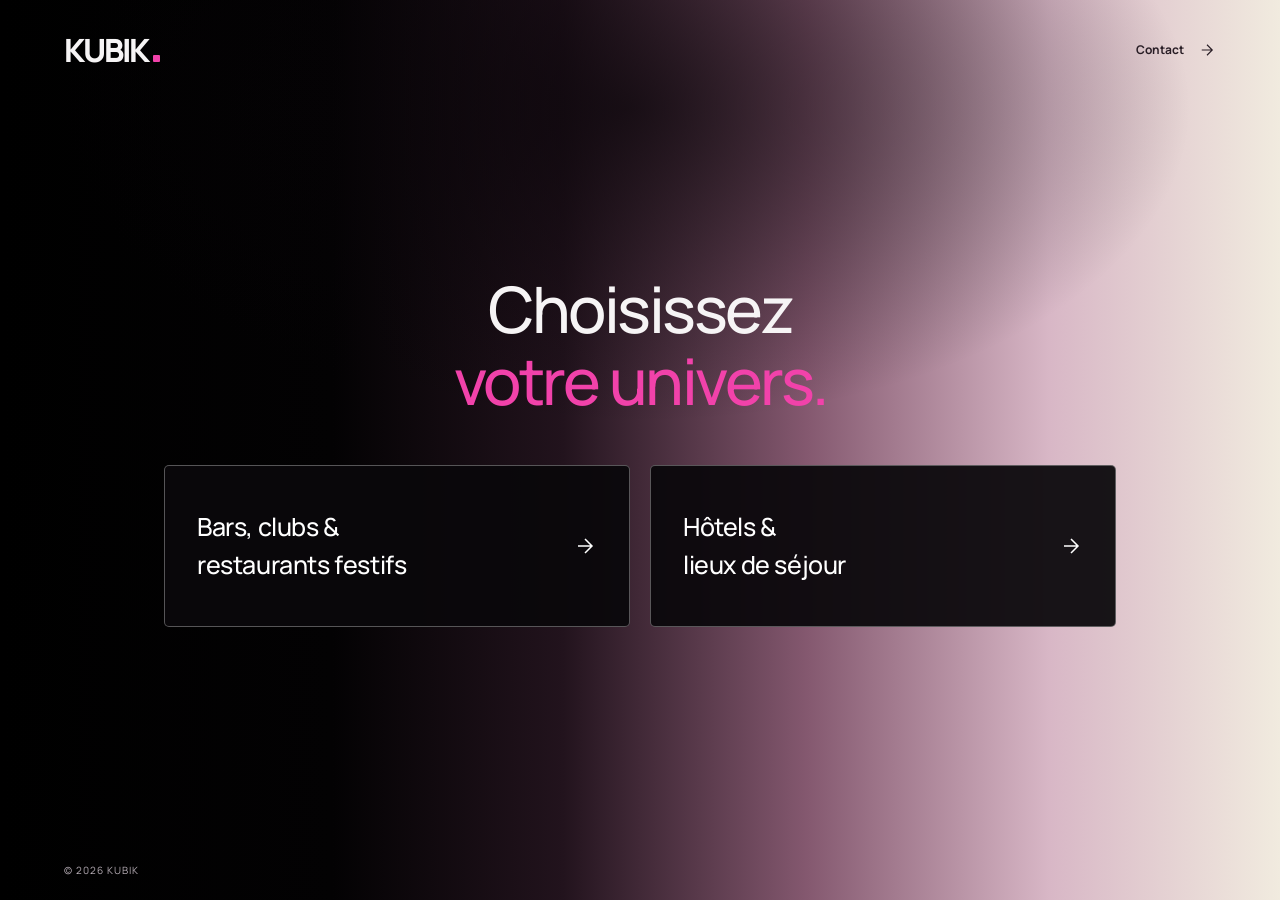
<file: index.html>
<!doctype html>
<html lang="fr">
<head>
  <meta charset="UTF-8">
  <meta name="viewport" content="width=device-width, initial-scale=1">
  <meta name="theme-color" content="#000000">
  <link rel="stylesheet" href="styles.css?v=5">
  <link rel="stylesheet" href="kubik.css?v=18">
  <link rel="icon" type="image/svg+xml" href="kubik-favicon.svg">
  <title>KUBIK — Choisissez votre univers.</title>
  <meta name="description" content="Bars, clubs et restaurants festifs ou hôtels et lieux de séjour : découvrez la solution KUBIK adaptée à votre établissement.">
</head>
<body class="gateway gateway-simple">
  <a class="skip-link" href="#univers">Aller au choix des univers</a>
  <header class="gateway-header">
    <a class="kubik-brand" href="index.html" aria-label="KUBIK, accueil">KUBIK<span class="brand-dot" aria-hidden="true"></span></a>
    <a class="gateway-contact" href="https://wa.me/message/LATJQJWNML6JP1" target="_blank" rel="noopener noreferrer">Contact <svg viewBox="0 0 24 24" fill="none" stroke="currentColor" stroke-width="1.5" aria-hidden="true"><path d="M5 12h14M12 5l7 7-7 7"/></svg></a>
  </header>
  <main class="universe-picker" id="univers" aria-labelledby="choice-title">
    <h1 id="choice-title">Choisissez<br><span>votre univers.</span></h1>
    <div class="universe-options">
      <a class="universe-option" href="nightbox.html">
        <span>Bars, clubs &amp;<br>restaurants festifs</span>
        <svg viewBox="0 0 24 24" fill="none" stroke="currentColor" stroke-width="1.5" aria-hidden="true"><path d="M5 12h14M12 5l7 7-7 7"/></svg>
      </a>
      <a class="universe-option" href="hotels.html">
        <span>Hôtels &amp;<br>lieux de séjour</span>
        <svg viewBox="0 0 24 24" fill="none" stroke="currentColor" stroke-width="1.5" aria-hidden="true"><path d="M5 12h14M12 5l7 7-7 7"/></svg>
      </a>
    </div>
  </main>
  <footer class="picker-footer">© 2026 KUBIK</footer>
</body>
</html>
</file>
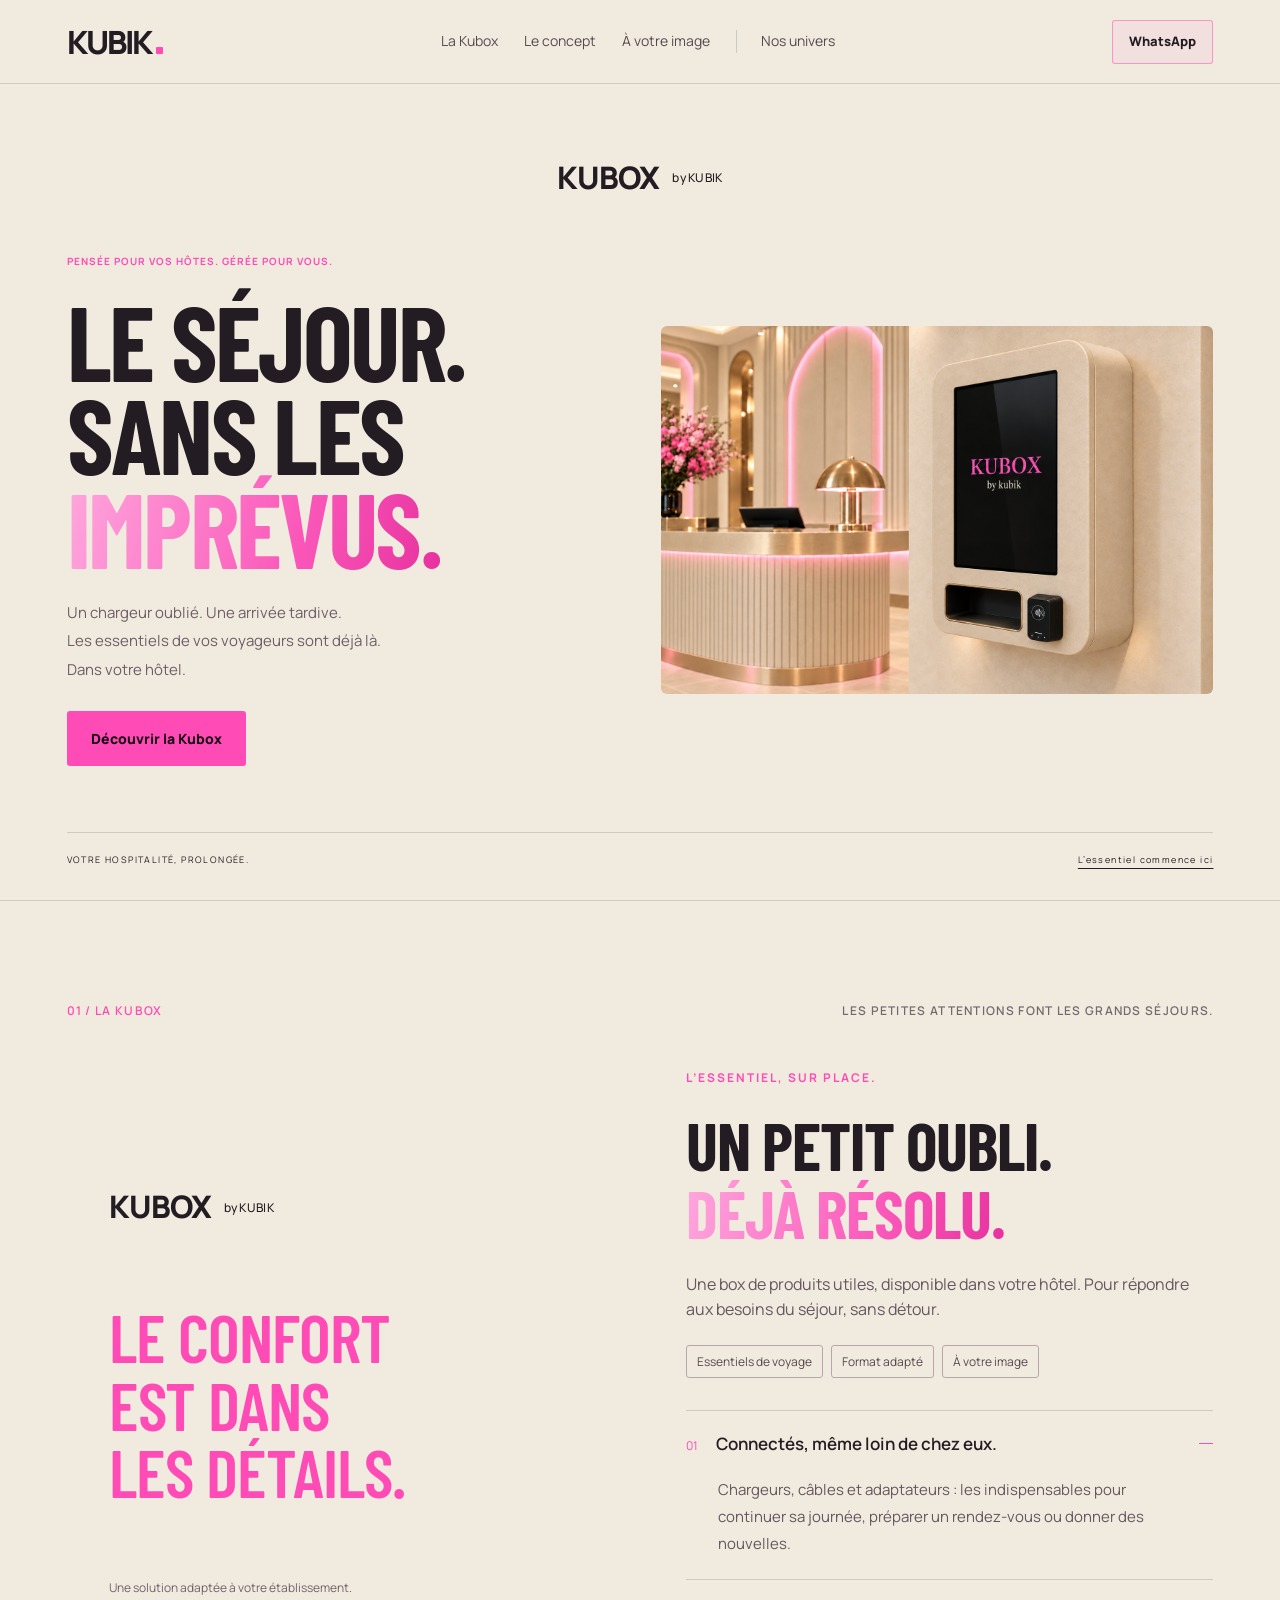
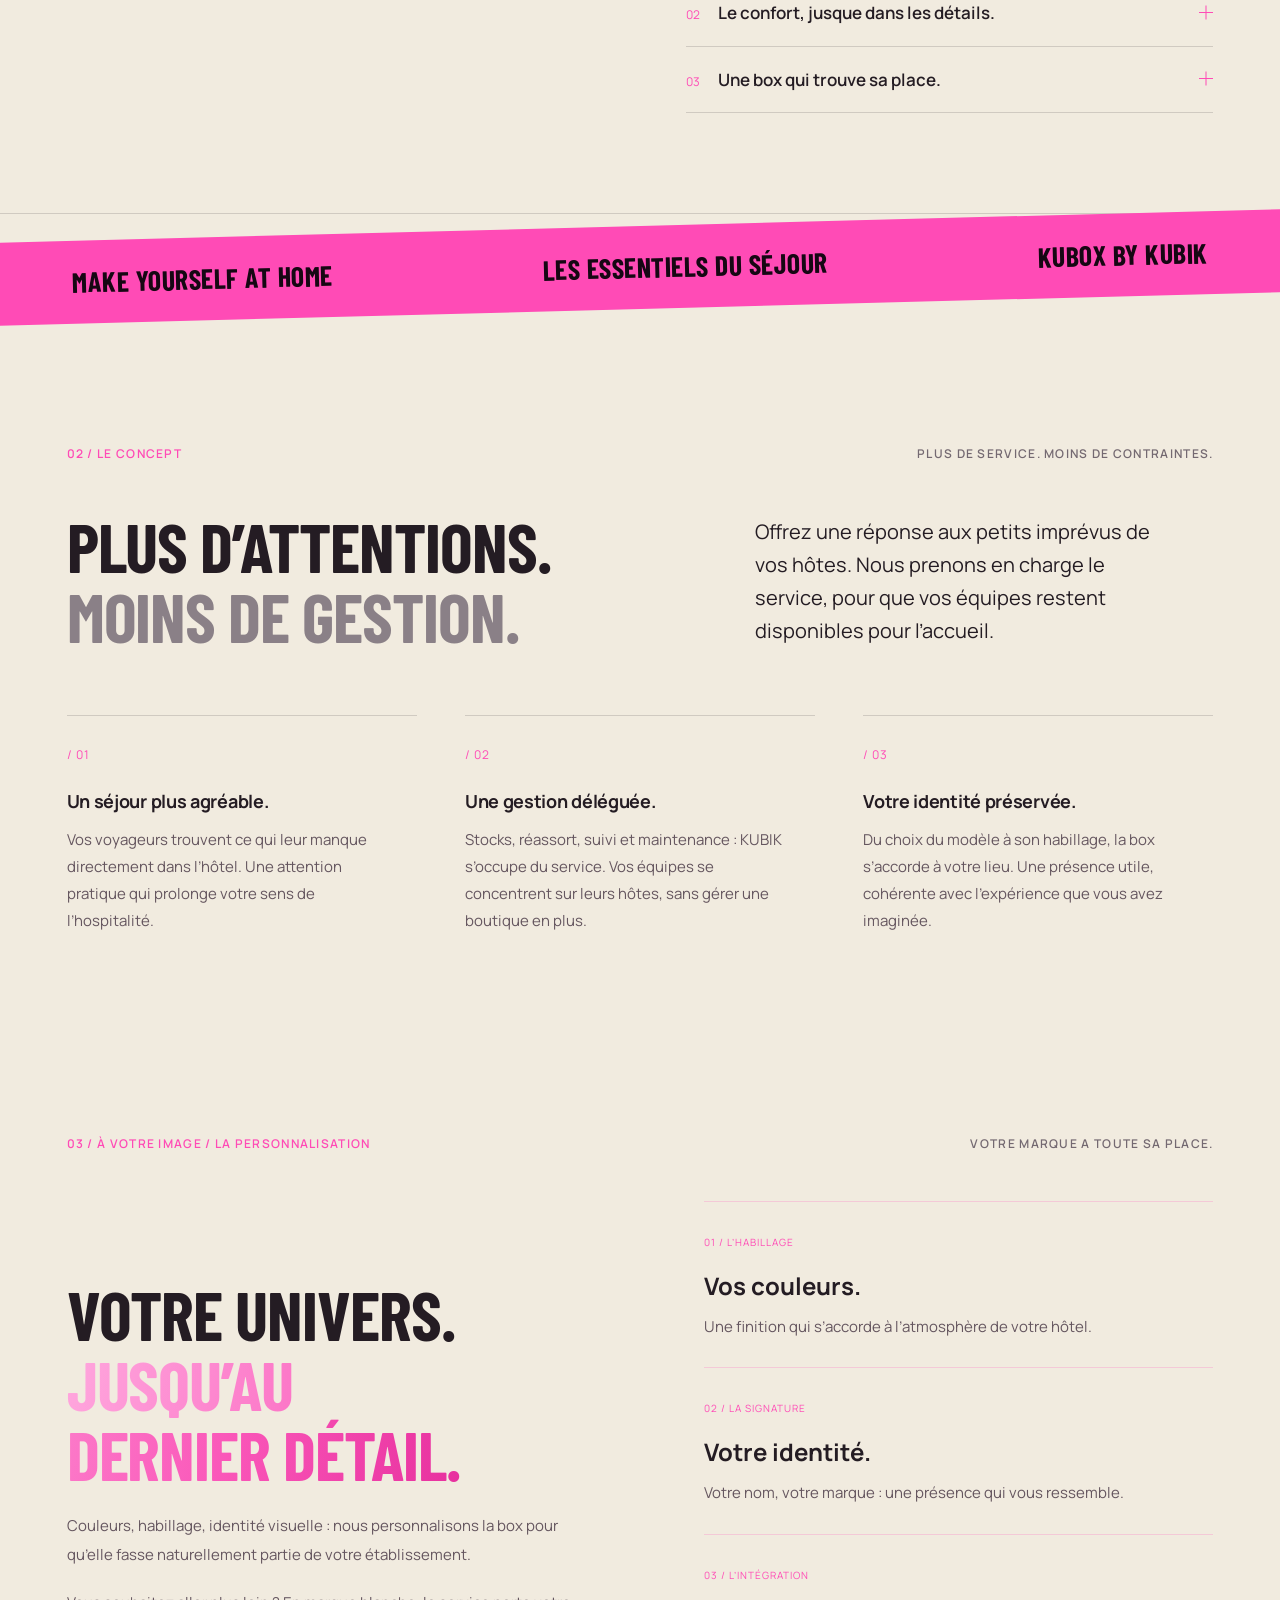
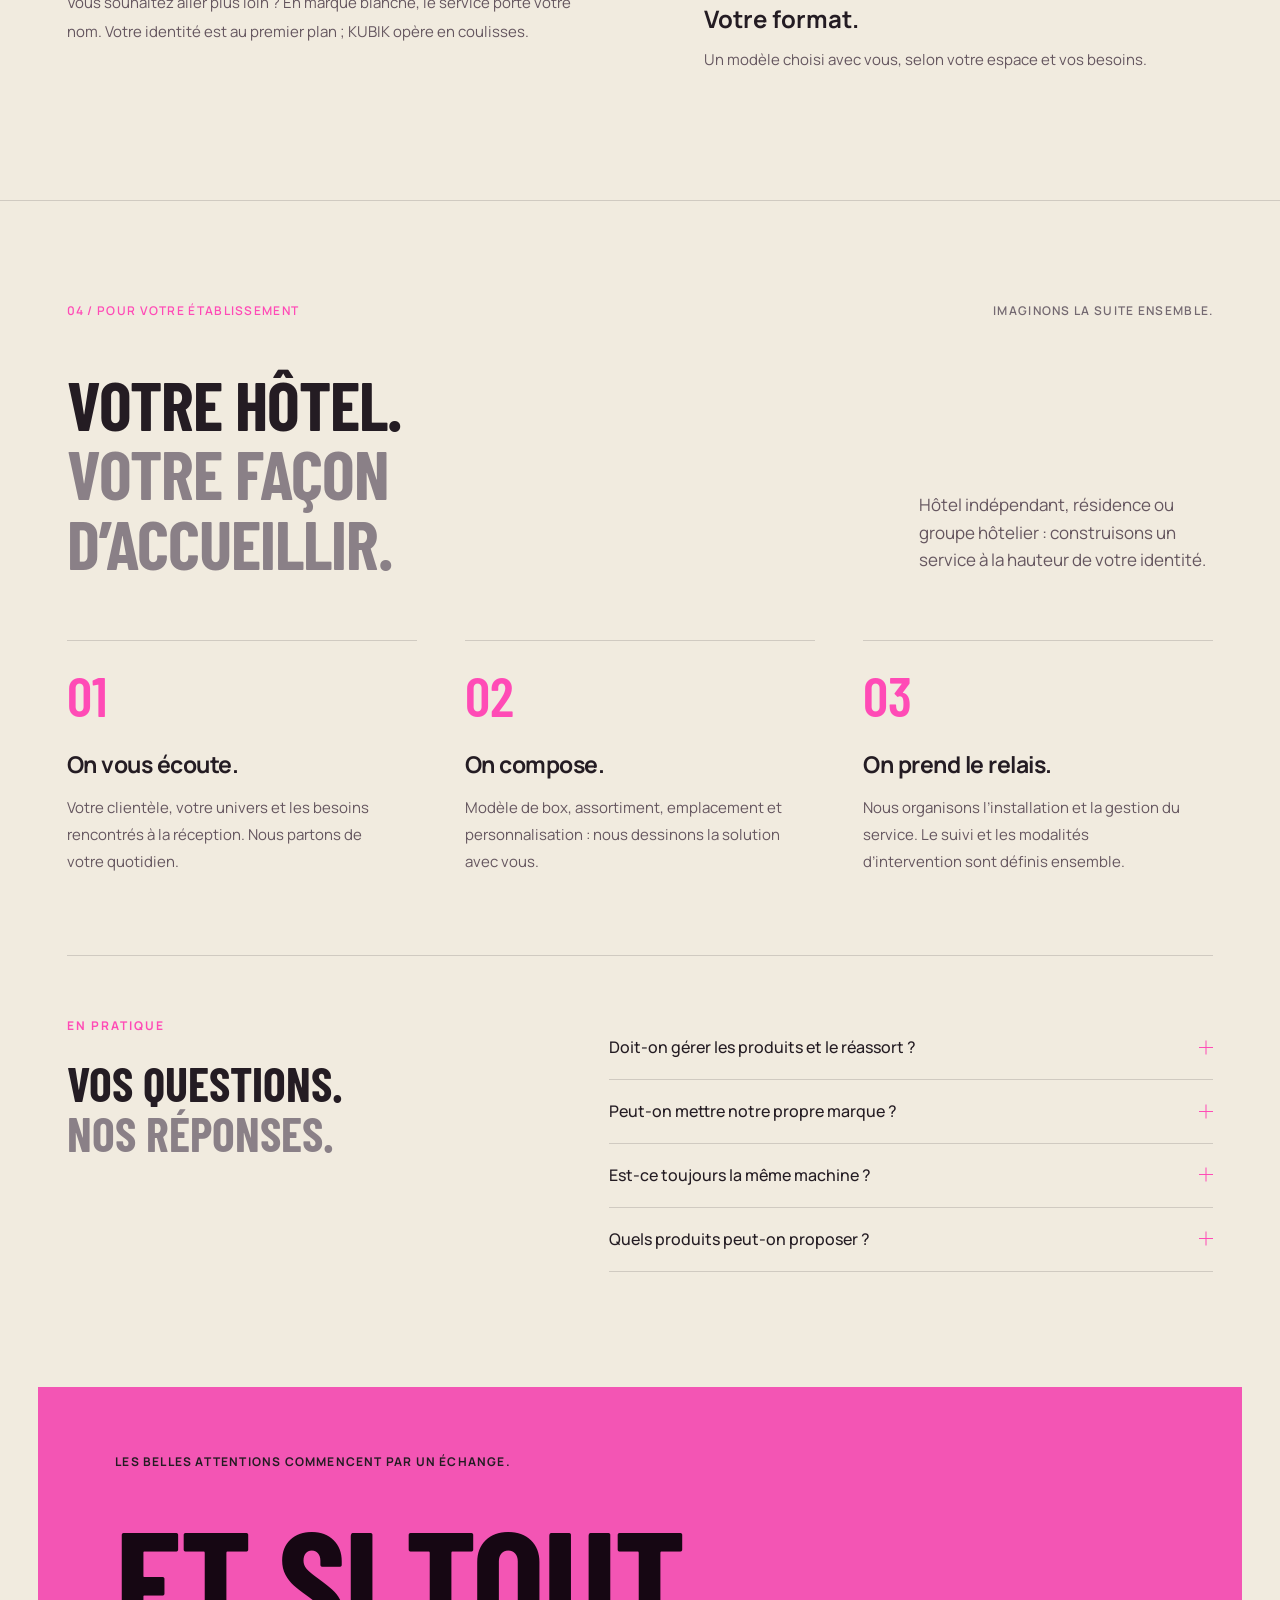
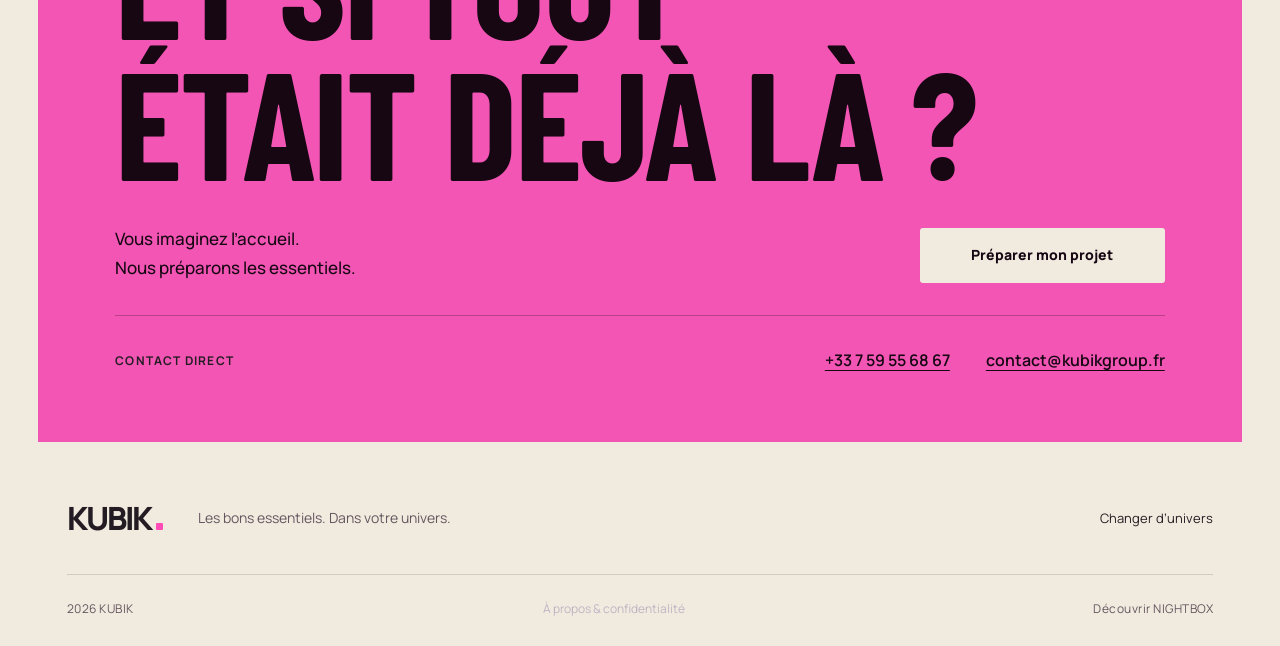
<file: hotels.html>
<!doctype html><html lang="fr"><head><meta charset="UTF-8"><meta name="viewport" content="width=device-width,initial-scale=1"><meta name="theme-color" content="#f1ebdf"><link rel="stylesheet" href="styles.css?v=5"><link rel="stylesheet" href="kubik.css?v=21"><link rel="icon" type="image/svg+xml" href="kubik-favicon.svg"><title>KUBOX by KUBIK — Les essentiels de vos hôtes</title><meta name="description" content="Une box d’essentiels pour vos voyageurs, personnalisée aux couleurs de votre hôtel. KUBIK prend en charge les stocks, le réassort et la maintenance."></head><body class="hotel-universe" data-product="KUBOX"><a class="skip-link" href="#contenu">Aller au contenu</a><header class="header kubik-header"><a class="kubik-brand" href="index.html" aria-label="KUBIK, choisir votre univers">KUBIK<span class="brand-dot" aria-hidden="true"></span></a><nav class="desktop-nav" aria-label="Navigation principale"><a href="#kubox">La Kubox</a><a href="#concept">Le concept</a><a href="#personnalisation">À votre image</a><a class="universe-link" href="index.html">Nos univers</a></nav><a class="button button-small header-cta" href="https://wa.me/message/LATJQJWNML6JP1" target="_blank" rel="noopener noreferrer" aria-label="Contacter KUBIK sur WhatsApp (nouvel onglet)">WhatsApp</a><button class="menu-toggle" aria-expanded="false" aria-controls="mobile-nav" aria-label="Ouvrir le menu"><span></span><span></span></button></header><nav class="mobile-nav" id="mobile-nav" aria-label="Navigation mobile" hidden><a href="#kubox">La Kubox</a><a href="#concept">Le concept</a><a href="#personnalisation">À votre image</a><a href="#etablissements">Votre établissement</a><a href="index.html">Changer d’univers</a></nav><main id="contenu"><section class="hotel-hero"><div class="kubox-lockup hero-product-brand">KUBOX <span>by KUBIK</span></div><div class="hotel-hero-copy"><p class="eyebrow">PENSÉE POUR VOS HÔTES. GÉRÉE POUR VOUS.</p><h1>LE SÉJOUR.<br>SANS LES<br><span>IMPRÉVUS.</span></h1><p>Un chargeur oublié. Une arrivée tardive.<br>Les essentiels de vos voyageurs sont déjà là.<br>Dans votre hôtel.</p><a class="button hotel-primary" href="#kubox">Découvrir la Kubox</a></div><figure class="hotel-hero-image hotel-supplied-photo"><img src="kubox-hotel-accueil.png" width="1536" height="1024" alt="Borne KUBOX ivoire intégrée à la réception d’un hôtel, avec des touches de lumière rose." fetchpriority="high"></figure><div class="hotel-hero-foot"><span>VOTRE HOSPITALITÉ, PROLONGÉE.</span><a href="#kubox">L’essentiel commence ici</a></div></section>
<section class="section product" id="kubox" aria-labelledby="product-title"><div class="section-label"><span>01 / LA KUBOX</span><span>LES PETITES ATTENTIONS FONT LES GRANDS SÉJOURS.</span></div><div class="product-grid"><div class="hotel-product-stage text-product-stage"><div class="kubox-lockup">KUBOX <span>by KUBIK</span></div><p class="stage-statement">LE CONFORT<br>EST DANS<br>LES DÉTAILS.</p><p class="stage-footnote">Une solution adaptée à votre établissement.</p></div><div class="product-copy"><p class="eyebrow">L’ESSENTIEL, SUR PLACE.</p><h2>UN PETIT OUBLI.<br><span class="pink-type">DÉJÀ RÉSOLU.</span></h2><p class="product-intro">Une box de produits utiles, disponible dans votre hôtel. Pour répondre aux besoins du séjour, sans détour.</p><div class="product-tags"><span>Essentiels de voyage</span><span>Format adapté</span><span>À votre image</span></div><div class="essentials"><details open><summary><span><small>01</small> Connectés, même loin de chez eux.</span><span class="plus" aria-hidden="true"></span></summary><p>Chargeurs, câbles et adaptateurs : les indispensables pour continuer sa journée, préparer un rendez-vous ou donner des nouvelles.</p></details><details><summary><span><small>02</small> Le confort, jusque dans les détails.</span><span class="plus" aria-hidden="true"></span></summary><p>Kits dentaires, kits de rasage et accessoires de dépannage : une sélection pensée pour les oublis du quotidien et les besoins de vos voyageurs.</p></details><details><summary><span><small>03</small> Une box qui trouve sa place.</span><span class="plus" aria-hidden="true"></span></summary><p>Il n’y a pas un modèle imposé à tous les hôtels. Nous choisissons avec vous le format, l’emplacement et l’assortiment adaptés à votre établissement.</p></details></div></div></div></section>
<div class="ticker" aria-label="L’hospitalité selon KUBIK"><div><span>MAKE YOURSELF AT HOME</span><span>LES ESSENTIELS DU SÉJOUR</span><span>KUBOX BY KUBIK</span></div></div>
<section class="section concept" id="concept"><div class="section-label"><span>02 / LE CONCEPT</span><span>PLUS DE SERVICE. MOINS DE CONTRAINTES.</span></div><div class="concept-top"><h2>PLUS D’ATTENTIONS.<br><span class="muted">MOINS DE GESTION.</span></h2><p class="concept-lead">Offrez une réponse aux petits imprévus de vos hôtes. Nous prenons en charge le service, pour que vos équipes restent disponibles pour l’accueil.</p></div><div class="benefits"><article><span class="item-index">/ 01</span><h3>Un séjour plus agréable.</h3><p>Vos voyageurs trouvent ce qui leur manque directement dans l’hôtel. Une attention pratique qui prolonge votre sens de l’hospitalité.</p></article><article><span class="item-index">/ 02</span><h3>Une gestion déléguée.</h3><p>Stocks, réassort, suivi et maintenance : KUBIK s’occupe du service. Vos équipes se concentrent sur leurs hôtes, sans gérer une boutique en plus.</p></article><article><span class="item-index">/ 03</span><h3>Votre identité préservée.</h3><p>Du choix du modèle à son habillage, la box s’accorde à votre lieu. Une présence utile, cohérente avec l’expérience que vous avez imaginée.</p></article></div></section>
<section class="section custom-section" id="personnalisation"><div class="section-label"><span>03 / À VOTRE IMAGE / LA PERSONNALISATION</span><span>VOTRE MARQUE A TOUTE SA PLACE.</span></div><div class="custom-grid"><div><h2>VOTRE UNIVERS.<br><span class="pink-type">JUSQU’AU<br>DERNIER DÉTAIL.</span></h2><p class="custom-intro">Couleurs, habillage, identité visuelle : nous personnalisons la box pour qu’elle fasse naturellement partie de votre établissement.</p><p>Vous souhaitez aller plus loin ? En marque blanche, le service porte votre nom. Votre identité est au premier plan ; KUBIK opère en coulisses.</p></div><div class="custom-principles"><article><span>01 / L’HABILLAGE</span><h3>Vos couleurs.</h3><p>Une finition qui s’accorde à l’atmosphère de votre hôtel.</p></article><article><span>02 / LA SIGNATURE</span><h3>Votre identité.</h3><p>Votre nom, votre marque : une présence qui vous ressemble.</p></article><article><span>03 / L’INTÉGRATION</span><h3>Votre format.</h3><p>Un modèle choisi avec vous, selon votre espace et vos besoins.</p></article></div></div></section>
<section class="section venues" id="etablissements"><div class="section-label"><span>04 / POUR VOTRE ÉTABLISSEMENT</span><span>IMAGINONS LA SUITE ENSEMBLE.</span></div><div class="venues-heading"><h2>VOTRE HÔTEL.<br><span class="muted">VOTRE FAÇON<br>D’ACCUEILLIR.</span></h2><p>Hôtel indépendant, résidence ou groupe hôtelier : construisons un service à la hauteur de votre identité.</p></div><div class="steps"><article><span>01</span><h3>On vous écoute.</h3><p>Votre clientèle, votre univers et les besoins rencontrés à la réception. Nous partons de votre quotidien.</p></article><article><span>02</span><h3>On compose.</h3><p>Modèle de box, assortiment, emplacement et personnalisation : nous dessinons la solution avec vous.</p></article><article><span>03</span><h3>On prend le relais.</h3><p>Nous organisons l’installation et la gestion du service. Le suivi et les modalités d’intervention sont définis ensemble.</p></article></div><div class="service-faq" id="questions"><div><p class="eyebrow">EN PRATIQUE</p><h3>VOS QUESTIONS.<br><span class="muted">NOS RÉPONSES.</span></h3></div><div class="essentials"><details><summary><span>Doit-on gérer les produits et le réassort ?</span><span class="plus" aria-hidden="true"></span></summary><p>Non. KUBIK prend en charge les stocks, le réassort et la maintenance. L’organisation et les modalités de suivi sont définies en fonction de votre établissement.</p></details><details><summary><span>Peut-on mettre notre propre marque ?</span><span class="plus" aria-hidden="true"></span></summary><p>Oui. Nous pouvons personnaliser l’habillage de la box à votre identité et proposer une intégration en marque blanche : le service porte alors le nom de votre établissement.</p></details><details><summary><span>Est-ce toujours la même machine ?</span><span class="plus" aria-hidden="true"></span></summary><p>Non. Le modèle et le format sont choisis selon votre espace, votre clientèle et l’assortiment souhaité. Chaque projet fait l’objet d’une proposition adaptée à votre établissement.</p></details><details><summary><span>Quels produits peut-on proposer ?</span><span class="plus" aria-hidden="true"></span></summary><p>Des essentiels de voyage comme les chargeurs, adaptateurs, kits dentaires et kits de rasage. Nous définissons avec vous une sélection cohérente avec les besoins de vos hôtes.</p></details></div></div></section>
<section class="contact" aria-labelledby="contact-title"><p class="eyebrow">LES BELLES ATTENTIONS COMMENCENT PAR UN ÉCHANGE.</p><h2 id="contact-title">ET SI TOUT<br>ÉTAIT DÉJÀ LÀ ?</h2><div class="contact-bottom"><p>Vous imaginez l’accueil.<br>Nous préparons les essentiels.</p><button class="button button-dark" type="button" data-open-project>Préparer mon projet</button></div><address class="contact-direct"><p class="eyebrow">CONTACT DIRECT</p><a href="tel:+33759556867">+33 7 59 55 68 67</a><a href="mailto:contact@kubikgroup.fr">contact@kubikgroup.fr</a></address></section></main><footer class="footer"><div class="footer-top"><a class="kubik-brand" href="index.html" aria-label="KUBIK, choisir votre univers">KUBIK<span class="brand-dot" aria-hidden="true"></span></a><p>Les bons essentiels. Dans votre univers.</p><a href="index.html" class="back-top">Changer d’univers</a></div><div class="footer-bottom"><span>2026 KUBIK</span><button type="button" data-open-info>À propos & confidentialité</button><a href="nightbox.html">Découvrir NIGHTBOX</a></div></footer>  <dialog class="project-dialog" id="project-dialog" aria-labelledby="project-dialog-title"><button class="dialog-close" type="button" data-close-dialog aria-label="Fermer la fenêtre"></button><div id="project-edit"><p class="eyebrow">FAISONS CONNAISSANCE</p><h2 id="project-dialog-title">VOTRE LIEU.<br><span class="pink-type">VOTRE KUBOX.</span></h2><p class="dialog-intro">Présentez-nous votre établissement pour échanger sur votre projet.</p><form id="project-form"><div class="form-grid"><label>Votre nom <input name="name" autocomplete="name" maxlength="100" required></label><label>Votre e-mail <input name="email" type="email" autocomplete="email" maxlength="200" required></label><label>Téléphone <span class="optional">(facultatif)</span><input name="phone" type="tel" autocomplete="tel" inputmode="tel" maxlength="40"></label><label>Nom de l’établissement <input name="venue" autocomplete="organization" maxlength="150" required></label><label>Ville <input name="city" autocomplete="address-level2" maxlength="100" required></label><label>Votre établissement <select name="type" required><option value="" disabled selected>Choisir un type d’établissement</option><option value="Autre lieu">Hôtel</option><option value="Autre lieu">Résidence hôtelière</option><option value="Autre lieu">Autre hébergement</option></select></label></div><label>Un mot sur votre projet <span class="optional">(facultatif)</span><textarea name="message" rows="3" maxlength="1840" placeholder="L’ambiance de votre lieu, vos envies…"></textarea></label><p class="form-privacy">En envoyant ce formulaire, vous transmettez ces informations à KUBIK. Elles sont enregistrées dans un tableau Google Sheets privé pour traiter votre demande et vous recontacter.</p><p id="project-status" class="form-status" role="status" aria-live="polite" aria-atomic="true" tabindex="-1"></p><button class="button" type="submit">Envoyer ma demande</button></form></div><div id="project-result" hidden><p class="eyebrow">LE DÉBUT DE QUELQUE CHOSE</p><h2>VOTRE PROJET<br><span class="pink-type">PREND FORME.</span></h2><p class="dialog-intro">Votre demande a bien été enregistrée et transmise à l’équipe KUBIK. Vous pouvez télécharger votre récapitulatif pour le conserver.</p><pre id="project-summary"></pre><div class="result-actions"><a class="button" id="download-project" download="mon-projet-kubik.txt">Télécharger </a><button class="text-button" type="button" id="edit-project">Nouvelle demande</button></div></div></dialog>
<dialog class="info-dialog" id="info-dialog" aria-labelledby="info-title"><button class="dialog-close" type="button" data-close-dialog aria-label="Fermer la fenêtre"></button><p class="eyebrow">KUBIK / NOS UNIVERS</p><h2 id="info-title">LE SERVICE.<br>À VOTRE IMAGE.</h2><p>KUBIK développe des solutions de distribution d’essentiels adaptées aux établissements. NIGHTBOX est son univers bars, clubs et restaurants festifs ; KUBOX est son projet dédié à l’hôtellerie. Les illustrations sont des intentions visuelles. Les modèles, assortiments et modalités de service sont définis avec chaque établissement.</p><p>Le formulaire transmet vos coordonnées et votre projet à KUBIK via Google Apps Script. Les informations sont enregistrées dans un tableau Google Sheets privé pour traiter votre demande et vous recontacter. Pour toute question, écrivez à contact@kubikgroup.fr. Ce site n’utilise ni outil d’analyse ni cookie publicitaire.</p></dialog><script src="app.js?v=5" defer></script></body></html>
</file>
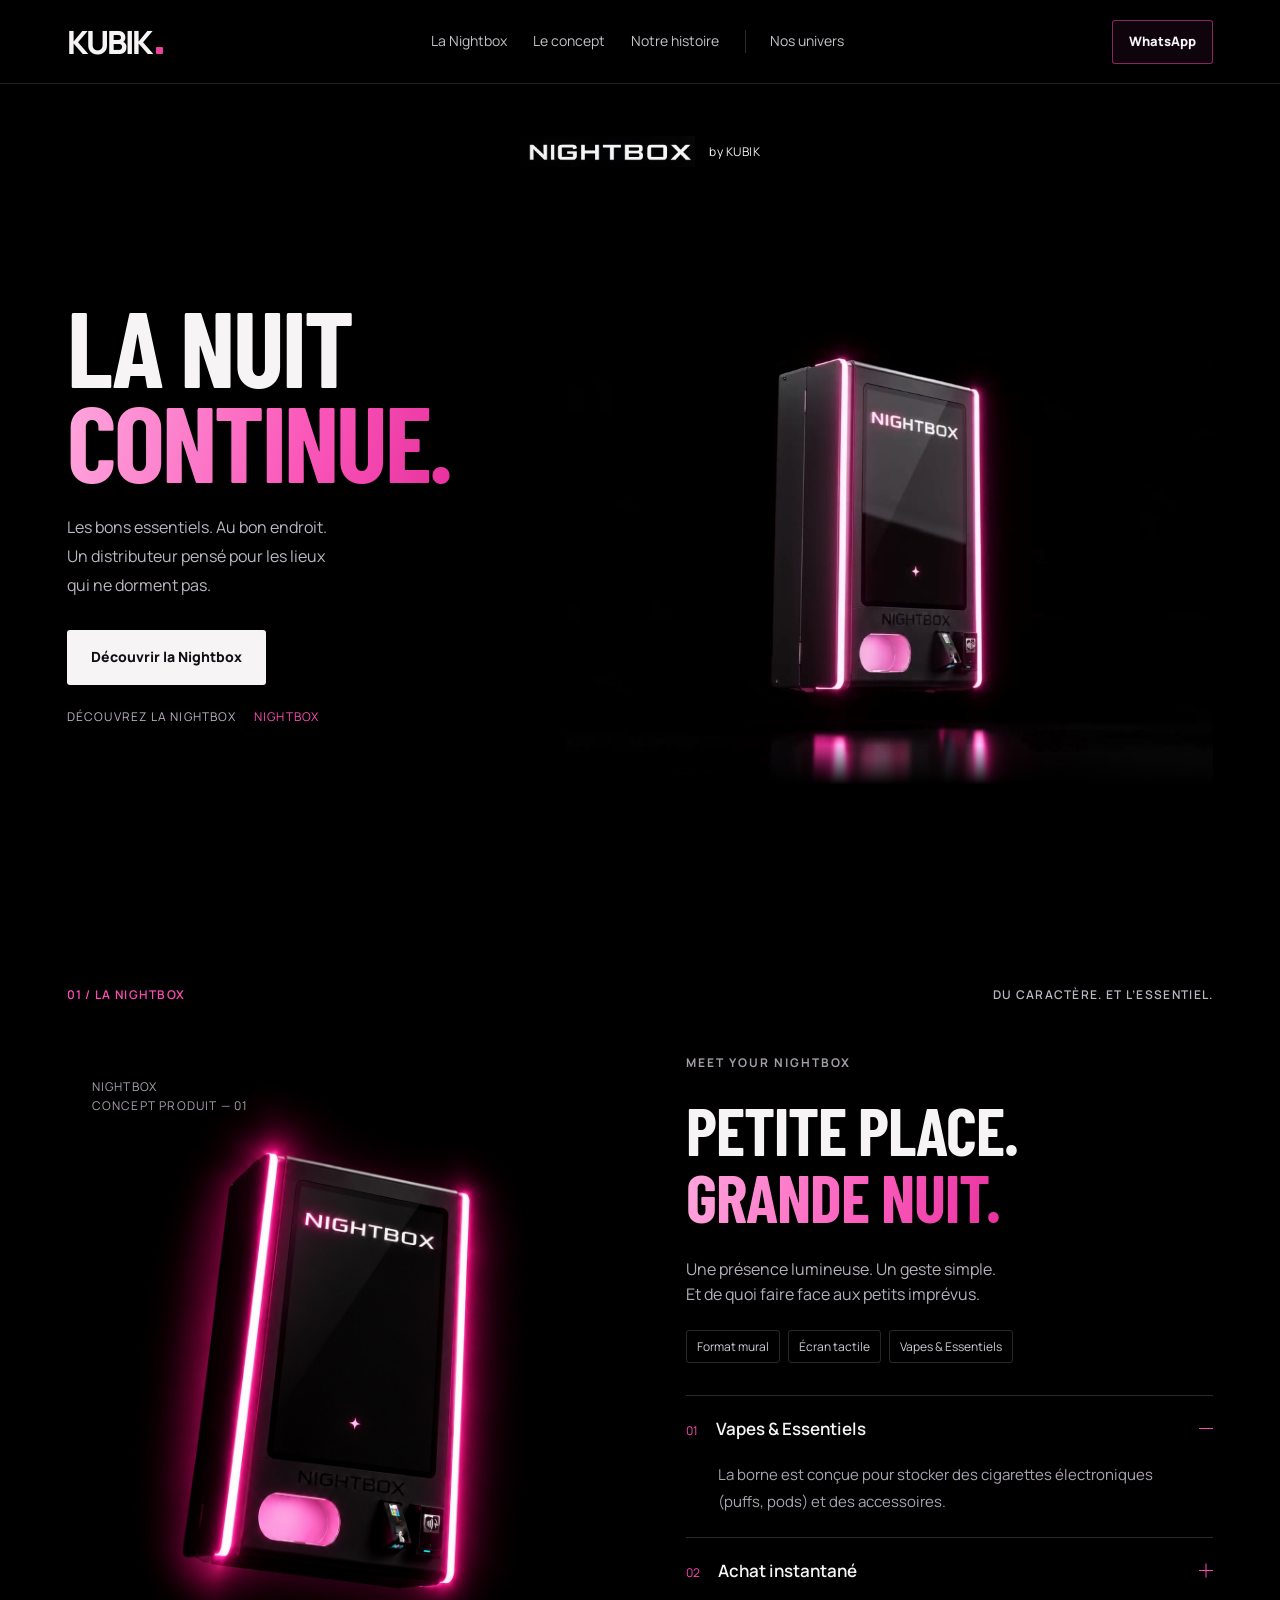
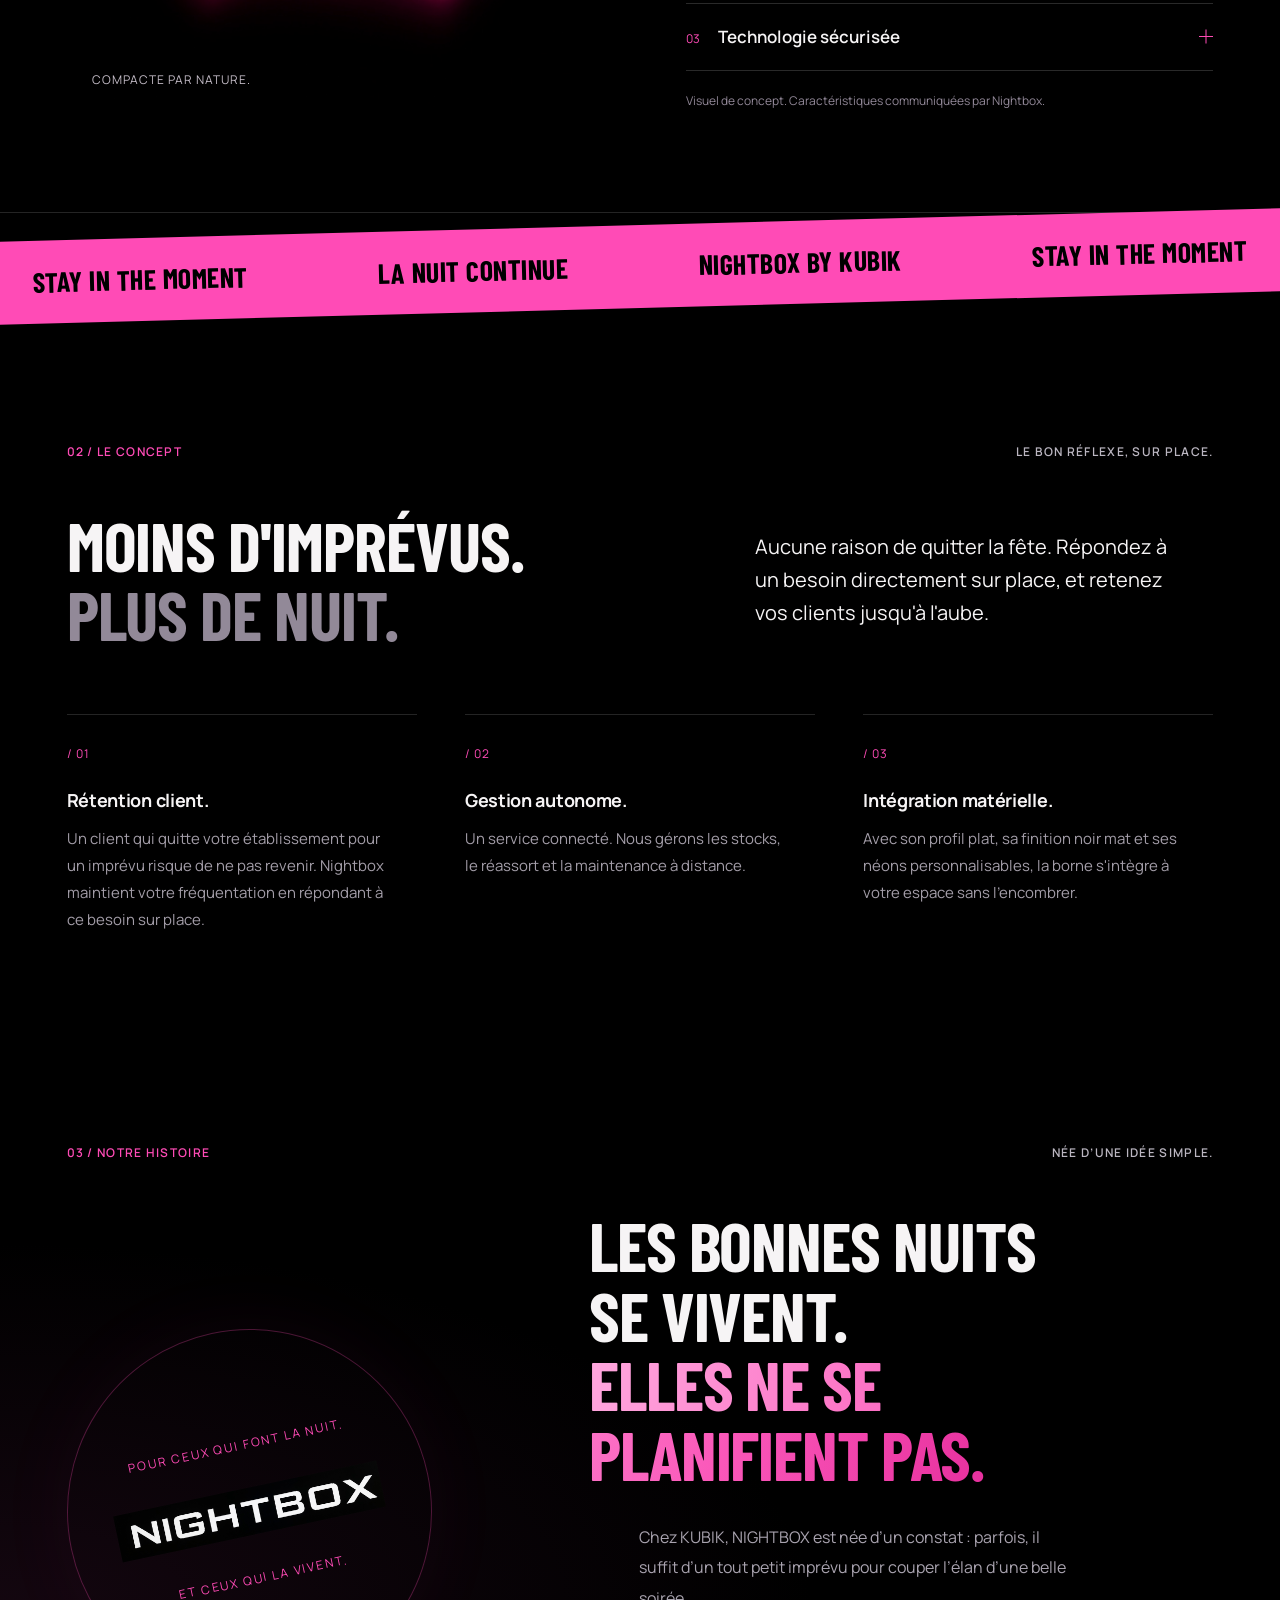
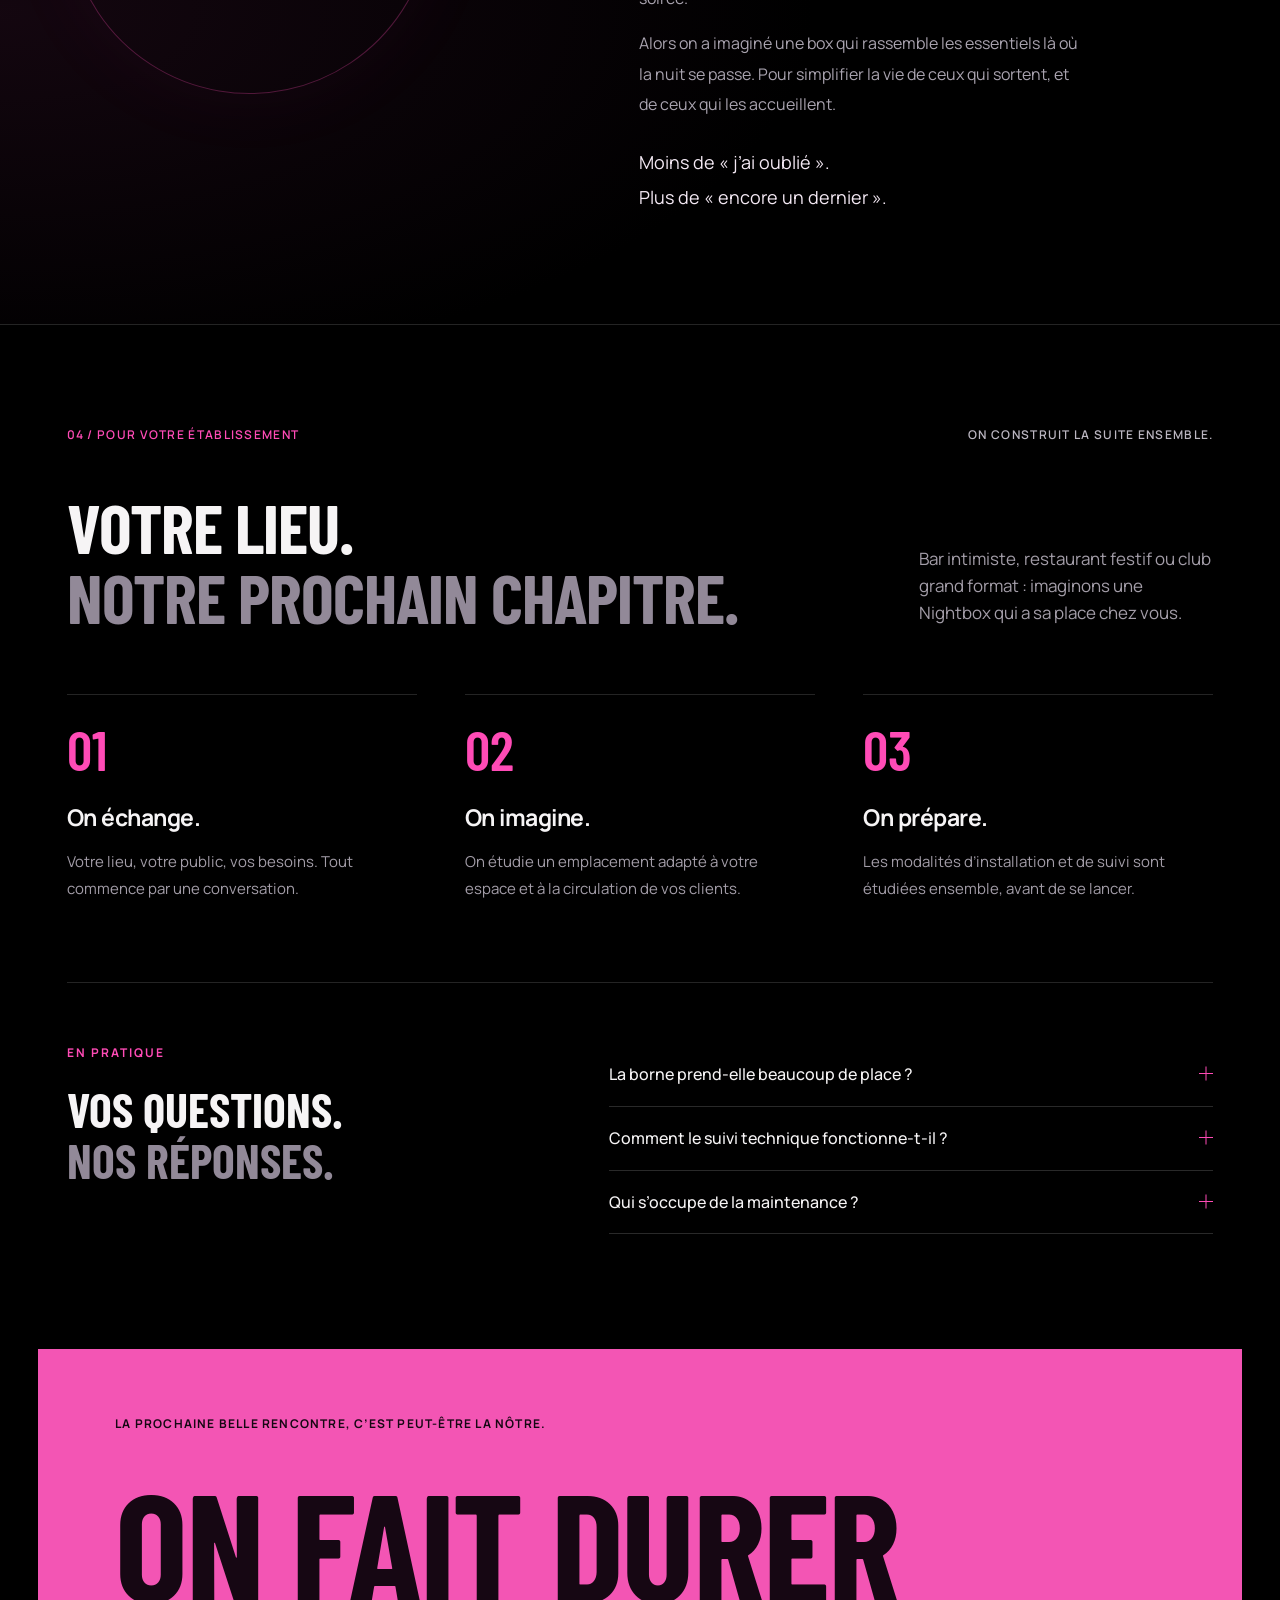
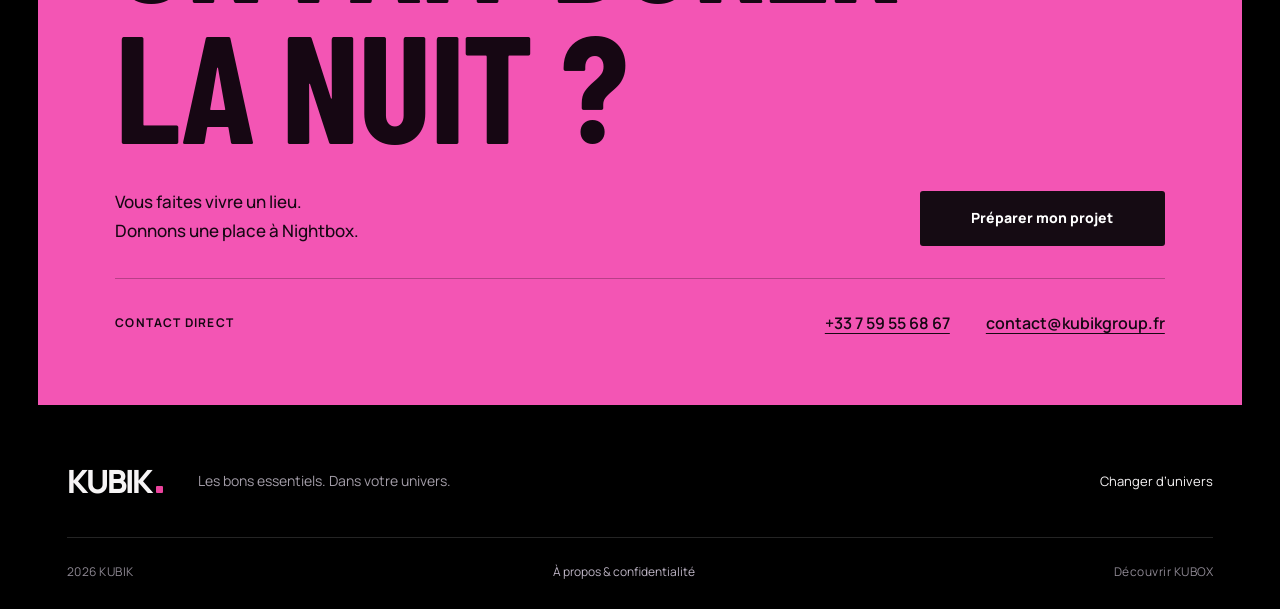
<file: nightbox.html>
<!doctype html>
<html lang="fr">
<head>
  <meta charset="UTF-8">
  <meta name="viewport" content="width=device-width, initial-scale=1">
  <meta name="theme-color" content="#000000">
  <meta name="description" content="NIGHTBOX by KUBIK : découvrez notre concept de distributeur pour les bars, clubs et restaurants festifs.">
  <title>NIGHTBOX by KUBIK — Bars, clubs & restaurants festifs</title>
  <link rel="icon" type="image/svg+xml" href="kubik-favicon.svg">
  <link rel="stylesheet" href="styles.css?v=5">
  <link rel="stylesheet" href="hero-scroll.css?v=8">
  <link rel="stylesheet" href="kubik.css?v=23">
  <link rel="preload" as="image" href="nightbox-scroll-poster.jpg">
</head>
<body class="night-universe" data-product="NIGHTBOX">
  <a class="skip-link" href="#contenu">Aller au contenu</a>
  <header class="header kubik-header"><a class="kubik-brand" href="index.html" aria-label="KUBIK, choisir votre univers">KUBIK<span class="brand-dot" aria-hidden="true"></span></a><nav class="desktop-nav" aria-label="Navigation principale"><a href="#nightbox">La Nightbox</a><a href="#concept">Le concept</a><a href="#histoire">Notre histoire</a><a class="universe-link" href="index.html">Nos univers</a></nav><a class="button button-small header-cta" href="https://wa.me/message/LATJQJWNML6JP1" target="_blank" rel="noopener noreferrer" aria-label="Contacter KUBIK sur WhatsApp (nouvel onglet)">WhatsApp</a><button class="menu-toggle" aria-expanded="false" aria-controls="mobile-nav" aria-label="Ouvrir le menu"><span></span><span></span></button></header><nav class="mobile-nav" id="mobile-nav" aria-label="Navigation mobile" hidden><a href="#nightbox">La Nightbox</a><a href="#concept">Le concept</a><a href="#histoire">Notre histoire</a><a href="#etablissements">Votre établissement</a><a href="index.html">Changer d’univers</a></nav>
  <main id="contenu">
    <section class="scene-scroll" id="experience" aria-labelledby="hero-title">
      <div class="scene-pin">
        <div class="product-lockup hero-product-brand"><img src="nightbox-logo.png" width="1024" height="181" alt="NIGHTBOX"><span>by KUBIK</span></div>
        <div class="scene-grid">
          <div class="scene-copy"><h1 id="hero-title">LA NUIT<br><span class="pink-type">CONTINUE.</span></h1><p class="scene-description">Les bons essentiels. Au bon endroit.<br>Un distributeur pensé pour les lieux<br class="desktop-break"> qui ne dorment pas.</p>
        <div class="scene-controls"><div class="scene-actions"><a class="button" href="#nightbox">Découvrir la Nightbox </a><button class="scene-toggle" type="button" aria-pressed="false" hidden>Figer l’animation</button></div><div class="scene-cue"><span class="scene-cue-label">FAITES DÉFILER POUR EXPLORER</span><span class="scene-counter" aria-hidden="true">01 / 03</span></div></div>
        <div class="scene-progress" aria-hidden="true"><span></span></div>
          </div>
          <div class="scene-media" role="img" aria-label="Découverte de la machine Nightbox : la caméra recule du néon rose jusqu’à une vue d’ensemble.">
            <img class="scene-poster" src="nightbox-scroll-poster.jpg" width="1280" height="720" alt="" fetchpriority="high" decoding="sync">
            <video class="scene-video" width="1280" height="720" muted playsinline preload="none" poster="nightbox-scroll-poster.jpg" disablepictureinpicture disableremoteplayback aria-hidden="true" tabindex="-1"></video>
          </div>
        </div>
        <p class="sr-only scene-status" role="status"></p>
      </div>
    </section>
    <section class="section product" id="nightbox" aria-labelledby="product-title">
      <div class="section-label"><span>01 / LA NIGHTBOX</span><span>DU CARACTÈRE. ET L’ESSENTIEL.</span></div>
      <div class="product-grid">
        <div class="product-stage"><span class="stage-label">NIGHTBOX<br>CONCEPT PRODUIT — 01</span><img src="nightbox-machine-neutral.jpg" width="1122" height="1402" alt="Vue du concept de distributeur mural Nightbox : écran tactile, éclairage néon et paiement sans contact" loading="lazy"><div class="stage-footer"><span>COMPACTE PAR NATURE.</span></div></div>
        <div class="product-copy"><p class="eyebrow">MEET YOUR NIGHTBOX</p><h2 id="product-title">PETITE PLACE.<br><span class="pink-type">GRANDE NUIT.</span></h2><p class="product-intro">Une présence lumineuse. Un geste simple.<br>Et de quoi faire face aux petits imprévus.</p><div class="product-tags"><span>Format mural</span><span>Écran tactile</span><span>Vapes &amp; Essentiels</span></div>
          <div class="essentials">
            <details open><summary><span><small>01</small> Vapes &amp; Essentiels</span><span class="plus" aria-hidden="true"></span></summary><p>La borne est conçue pour stocker des cigarettes électroniques (puffs, pods) et des accessoires.</p></details>
            <details><summary><span><small>02</small> Achat instantané</span><span class="plus" aria-hidden="true"></span></summary><p>Un écran tactile et un système de paiement sans contact. L'expérience d'achat prend moins de 15 secondes pour ne pas faire attendre vos clients.</p></details>
            <details><summary><span><small>03</small> Technologie sécurisée</span><span class="plus" aria-hidden="true"></span></summary><p>Équipée d'un système de vérification d'âge biométrique, la Nightbox assure une distribution conforme à la législation en vigueur.</p></details>
          </div>
          <p class="product-note">Visuel de concept. Caractéristiques communiquées par Nightbox.</p>
        </div>
      </div>
    </section>
    <div class="ticker" aria-label="Nightbox, pensée pour la nuit"><div><span>STAY IN THE MOMENT</span><span>LA NUIT CONTINUE</span><span>NIGHTBOX BY KUBIK</span><span>STAY IN THE MOMENT</span></div></div>
    <section class="section concept" id="concept">
      <div class="section-label"><span>02 / LE CONCEPT</span><span>LE BON RÉFLEXE, SUR PLACE.</span></div>
      <div class="concept-top"><h2>MOINS D'IMPRÉVUS.<br><span class="muted">PLUS DE NUIT.</span></h2><p class="concept-lead">Aucune raison de quitter la fête. Répondez à un besoin directement sur place, et retenez vos clients jusqu'à l'aube.</p></div>
      <div class="benefits">
        <article><span class="item-index">/ 01</span><h3>Rétention client.</h3><p>Un client qui quitte votre établissement pour un imprévu risque de ne pas revenir. Nightbox maintient votre fréquentation en répondant à ce besoin sur place.</p></article>
        <article><span class="item-index">/ 02</span><h3>Gestion autonome.</h3><p>Un service connecté. Nous gérons les stocks, le réassort et la maintenance à distance.</p></article>
        <article><span class="item-index">/ 03</span><h3>Intégration matérielle.</h3><p>Avec son profil plat, sa finition noir mat et ses néons personnalisables, la borne s'intègre à votre espace sans l'encombrer.</p></article>
      </div>
    </section>
    <section class="section story" id="histoire" aria-labelledby="story-title">
      <div class="section-label"><span>03 / NOTRE HISTOIRE</span><span>NÉE D’UNE IDÉE SIMPLE.</span></div>
      <div class="story-grid"><div class="story-mark" aria-hidden="true"><span>POUR CEUX QUI FONT LA NUIT.</span><img src="nightbox-logo.png" width="1024" height="181" alt="" loading="lazy"><span>ET CEUX QUI LA VIVENT.</span></div><div><h2 id="story-title">LES BONNES NUITS<br>SE VIVENT.<br><span class="pink-type">ELLES NE SE<br>PLANIFIENT PAS.</span></h2><div class="story-text"><p>Chez KUBIK, NIGHTBOX est née d’un constat : parfois, il suffit d’un tout petit imprévu pour couper l’élan d’une belle soirée.</p><p>Alors on a imaginé une box qui rassemble les essentiels là où la nuit se passe. Pour simplifier la vie de ceux qui sortent, et de ceux qui les accueillent.</p><p class="story-signature">Moins de « j’ai oublié ».<br>Plus de « encore un dernier ».</p></div></div></div>
    </section>
    <section class="section venues" id="etablissements" aria-labelledby="venues-title"><div class="section-label"><span>04 / POUR VOTRE ÉTABLISSEMENT</span><span>ON CONSTRUIT LA SUITE ENSEMBLE.</span></div><div class="venues-heading"><h2 id="venues-title">VOTRE LIEU.<br><span class="muted">NOTRE PROCHAIN CHAPITRE.</span></h2><p>Bar intimiste, restaurant festif ou club grand format : imaginons une Nightbox qui a sa place chez vous.</p></div><div class="steps"><article><span>01</span><h3>On échange.</h3><p>Votre lieu, votre public, vos besoins. Tout commence par une conversation.</p></article><article><span>02</span><h3>On imagine.</h3><p>On étudie un emplacement adapté à votre espace et à la circulation de vos clients.</p></article><article><span>03</span><h3>On prépare.</h3><p>Les modalités d’installation et de suivi sont étudiées ensemble, avant de se lancer.</p></article></div><div class="service-faq" id="questions"><div><p class="eyebrow">EN PRATIQUE</p><h3>VOS QUESTIONS.<br><span class="muted">NOS RÉPONSES.</span></h3></div><div class="essentials"><details><summary><span>La borne prend-elle beaucoup de place ?</span><span class="plus" aria-hidden="true"></span></summary><p>Son format mural compact est pensé pour les espaces restreints. L’emplacement est étudié en fonction de la configuration de votre établissement.</p></details><details><summary><span>Comment le suivi technique fonctionne-t-il ?</span><span class="plus" aria-hidden="true"></span></summary><p>La borne dispose d’une connexion 4G. KUBIK suit son état technique à distance et reçoit les alertes de la machine.</p></details><details><summary><span>Qui s’occupe de la maintenance ?</span><span class="plus" aria-hidden="true"></span></summary><p>L’équipe KUBIK prend en charge la maintenance et les interventions techniques. Les modalités de suivi sont précisées avec l’établissement.</p></details></div></div></section>
    <section class="contact" aria-labelledby="contact-title"><p class="eyebrow">LA PROCHAINE BELLE RENCONTRE, C’EST PEUT-ÊTRE LA NÔTRE.</p><h2 id="contact-title">ON FAIT DURER<br>LA NUIT ?</h2><div class="contact-bottom"><p>Vous faites vivre un lieu.<br>Donnons une place à Nightbox.</p><button class="button button-dark" type="button" data-open-project>Préparer mon projet </button></div><address class="contact-direct"><p class="eyebrow">CONTACT DIRECT</p><a href="tel:+33759556867">+33 7 59 55 68 67</a><a href="mailto:contact@kubikgroup.fr">contact@kubikgroup.fr</a></address></section>
  </main>
  <footer class="footer"><div class="footer-top"><a class="kubik-brand" href="index.html" aria-label="KUBIK, choisir votre univers">KUBIK<span class="brand-dot" aria-hidden="true"></span></a><p>Les bons essentiels. Dans votre univers.</p><a href="index.html" class="back-top">Changer d’univers</a></div><div class="footer-bottom"><span>2026 KUBIK</span><button type="button" data-open-info>À propos & confidentialité</button><a href="hotels.html">Découvrir KUBOX</a></div></footer>
  <dialog class="project-dialog" id="project-dialog" aria-labelledby="project-dialog-title"><button class="dialog-close" type="button" data-close-dialog aria-label="Fermer la fenêtre"></button><div id="project-edit"><p class="eyebrow">FAISONS CONNAISSANCE</p><h2 id="project-dialog-title">VOTRE LIEU.<br><span class="pink-type">VOTRE NIGHTBOX.</span></h2><p class="dialog-intro">Présentez-nous votre établissement pour échanger sur votre projet.</p><form id="project-form"><div class="form-grid"><label>Votre nom <input name="name" autocomplete="name" maxlength="100" required></label><label>Votre e-mail <input name="email" type="email" autocomplete="email" maxlength="200" required></label><label>Téléphone <span class="optional">(facultatif)</span><input name="phone" type="tel" autocomplete="tel" inputmode="tel" maxlength="40"></label><label>Nom de l’établissement <input name="venue" autocomplete="organization" maxlength="150" required></label><label>Ville <input name="city" autocomplete="address-level2" maxlength="100" required></label><label>Votre lieu <select name="type" required><option value="" disabled selected>Choisir un type d’établissement</option><option value="Bar">Bar</option><option>Club / Discothèque</option><option value="Autre lieu">Restaurant festif</option><option>Lieu événementiel</option><option>Autre lieu</option></select></label></div><label>Un mot sur votre projet <span class="optional">(facultatif)</span><textarea name="message" rows="3" maxlength="1840" placeholder="L’ambiance de votre lieu, vos envies…"></textarea></label><p class="form-privacy">En envoyant ce formulaire, vous transmettez ces informations à KUBIK. Elles sont enregistrées dans un tableau Google Sheets privé pour traiter votre demande et vous recontacter.</p><p id="project-status" class="form-status" role="status" aria-live="polite" aria-atomic="true" tabindex="-1"></p><button class="button" type="submit">Envoyer ma demande</button></form></div><div id="project-result" hidden><p class="eyebrow">LE DÉBUT DE QUELQUE CHOSE</p><h2>VOTRE PROJET<br><span class="pink-type">PREND FORME.</span></h2><p class="dialog-intro">Votre demande a bien été enregistrée et transmise à l’équipe KUBIK. Vous pouvez télécharger votre récapitulatif pour le conserver.</p><pre id="project-summary"></pre><div class="result-actions"><a class="button" id="download-project" download="mon-projet-kubik.txt">Télécharger </a><button class="text-button" type="button" id="edit-project">Nouvelle demande</button></div></div></dialog>
<dialog class="info-dialog" id="info-dialog" aria-labelledby="info-title"><button class="dialog-close" type="button" data-close-dialog aria-label="Fermer la fenêtre"></button><p class="eyebrow">KUBIK / NOS UNIVERS</p><h2 id="info-title">LE SERVICE.<br>À VOTRE IMAGE.</h2><p>KUBIK développe des solutions de distribution d’essentiels adaptées aux établissements. NIGHTBOX est son univers bars, clubs et restaurants festifs ; KUBOX est son projet dédié à l’hôtellerie. Les illustrations sont des intentions visuelles. Les modèles, assortiments et modalités de service sont définis avec chaque établissement.</p><p>Le formulaire transmet vos coordonnées et votre projet à KUBIK via Google Apps Script. Les informations sont enregistrées dans un tableau Google Sheets privé pour traiter votre demande et vous recontacter. Pour toute question, écrivez à contact@kubikgroup.fr. Ce site n’utilise ni outil d’analyse ni cookie publicitaire.</p></dialog>
<script src="app.js?v=5" defer></script><script src="hero-scroll.js?v=3" defer></script></body></html>
</file>
<file: styles.css>
@font-face{font-family:'Barlow Condensed';font-style:normal;font-weight:600;font-display:swap;src:url('barlow-600.ttf') format('truetype')}
@font-face{font-family:'Barlow Condensed';font-style:normal;font-weight:700;font-display:swap;src:url('barlow-700.ttf') format('truetype')}
@font-face{font-family:'Manrope';font-style:normal;font-weight:400;font-display:swap;src:url('manrope-400.ttf') format('truetype')}
@font-face{font-family:'Manrope';font-style:normal;font-weight:500;font-display:swap;src:url('manrope-500.ttf') format('truetype')}
@font-face{font-family:'Manrope';font-style:normal;font-weight:600;font-display:swap;src:url('manrope-600.ttf') format('truetype')}
@font-face{font-family:'Manrope';font-style:normal;font-weight:700;font-display:swap;src:url('manrope-700.ttf') format('truetype')}
@font-face{font-family:'Manrope';font-style:normal;font-weight:800;font-display:swap;src:url('manrope-800.ttf') format('truetype')}
:root{--bg:#000000;--surface:#111113;--text:#f6f4f5;--muted:#a39da8;--pink:#ff4bb6;--line:#ffffff24;--font:'Manrope',Arial,sans-serif;--display:'Barlow Condensed','Arial Narrow',Impact,sans-serif}html,body{overflow-x:clip}
*{box-sizing:border-box}html{scroll-behavior:auto;scroll-padding-top:100px}body{margin:0;background:var(--bg);color:var(--text);font-family:var(--font);font-size:16px;line-height:1.6}body.menu-open{overflow:hidden}a{color:inherit;text-decoration:none}button,input,select,textarea{font:inherit}button,a{-webkit-tap-highlight-color:transparent}button{cursor:pointer}button:focus-visible,a:focus-visible,input:focus-visible,select:focus-visible,textarea:focus-visible{outline:2px solid var(--pink);outline-offset:6px}::selection{background:var(--pink);color:#080809}h1,h2,h3,p{margin:0}h1,h2,h3{font-weight:700}img{max-width:100%;display:block}.skip-link{position:fixed;z-index:100;left:20px;top:-100px;background:var(--pink);color:#080809;padding:12px 20px}.skip-link:focus{top:20px}.header{height:100px;display:flex;align-items:center;justify-content:space-between;gap:24px;padding:0 5.2%;position:relative;z-index:20;border-bottom:1px solid var(--line);background:#080809}.wordmark{font-size:29px;font-weight:800;letter-spacing:-1.6px;line-height:1}.wordmark span{color:var(--pink)}.wordmark sup{font-size:10px;letter-spacing:0;vertical-align:top;margin-left:4px;line-height:1.6}.desktop-nav{display:flex;gap:36px;font-size:14px}.desktop-nav a{color:#c4c1c8;transition:color .2s}.desktop-nav a:hover{color:var(--pink)}.button{display:inline-flex;align-items:center;justify-content:center;gap:34px;min-height:55px;padding:14px 23px;background:var(--text);color:#111015;border:1px solid transparent;border-radius:3px;font-size:14px;font-weight:800;transition:background .2s,transform .2s}.button:hover{background:var(--pink);transform:translateY(-2px)}.button-small{font-size:13px;min-height:43px;padding:10px 16px;gap:24px;background:transparent;border-color:#ffffff42;color:var(--text)}.button-small:hover{color:var(--bg)}.menu-toggle,.mobile-nav{display:none}.hero{position:relative;min-height:745px;min-height:calc(100svh - 100px);max-height:1050px;padding:92px 5.2% 100px;overflow:hidden;isolation:isolate;display:flex;align-items:center}.hero-copy{position:relative;z-index:3;max-width:820px}.eyebrow{display:flex;align-items:center;gap:10px;font-size:12px;font-weight:700;letter-spacing:2px}.hero h1{font-family:var(--display);font-size:clamp(92px,10.8vw,176px);line-height:.87;letter-spacing:-.025em;margin:34px 0 31px}.pink-type{background:linear-gradient(105deg,#ffa8de 0%,#fa57b9 62%,#e7309e 100%);color:var(--pink);-webkit-background-clip:text;background-clip:text;-webkit-text-fill-color:transparent}.hero-description{font-size:17px;color:#b6b2bb;line-height:1.75;margin-bottom:30px}.hero-visual{position:absolute;z-index:1;width:60%;height:105%;right:-2%;top:-2%;background:radial-gradient(ellipse at 58% 50%,#44152c66 0%,transparent 55%)}.hero-foot{position:absolute;bottom:28px;left:5.2%;right:5.2%;display:flex;justify-content:space-between;align-items:center;font-size:10px;letter-spacing:1.3px;color:#aaa6ae;z-index:4}.hero-foot a{display:flex;align-items:center;gap:18px}.hero-foot a span{font-size:20px;color:var(--pink)}.ticker{overflow:hidden;background:var(--pink);color:var(--bg);padding:19px 0;transform:rotate(-1.5deg);margin:12px -1% 35px;width:102%}.ticker>div{display:flex;align-items:center;justify-content:space-around;gap:40px;width:max-content;min-width:100%}.ticker span{font-family:var(--display);font-size:28px;font-weight:700;letter-spacing:.5px;white-space:nowrap}.section{padding:100px 5.2%;scroll-margin-top:20px}.section-label{display:flex;justify-content:space-between;gap:20px;font-size:11px;letter-spacing:1.3px;font-weight:600;margin-bottom:48px;color:#bbb6c1}.section-label>span:first-child{color:var(--pink)}h2{font-family:var(--display);font-size:clamp(48px,5.4vw,82px);line-height:1.01;letter-spacing:-.015em}.muted{color:#928998}.concept-lead{font-size:clamp(19px,2.1vw,29px);line-height:1.65;max-width:720px;margin:45px 0 0 auto}.concept-lead span{color:var(--muted)}
@media(min-width:1700px){.header,.section{padding-left:max(5.2%,calc((100vw - 1540px)/2));padding-right:max(5.2%,calc((100vw - 1540px)/2))}.hero{padding-left:max(5.2%,calc((100vw - 1540px)/2))}}
@media(max-width:1000px){.desktop-nav{gap:22px}.header-cta{font-size:12px;gap:14px}.hero h1{font-size:12vw}.hero{min-height:720px}.hero-foot>span:last-child{display:none}.hero-visual{right:-12%;width:75%}}
@media(max-width:700px){html{scroll-padding-top:76px}.header{height:78px;padding:0 6%}.wordmark{font-size:25px}.desktop-nav,.header-cta{display:none}.menu-toggle{display:flex;flex-direction:column;justify-content:center;gap:6px;width:44px;height:44px;border:1px solid var(--line);border-radius:3px;background:transparent;padding:10px}.menu-toggle span{width:22px;height:1px;background:var(--text);transition:transform .25s}.menu-toggle[aria-expanded=true] span:first-child{transform:translateY(3.5px) rotate(45deg)}.menu-toggle[aria-expanded=true] span:last-child{transform:translateY(-3.5px) rotate(-45deg)}.mobile-nav:not([hidden]){display:flex;position:fixed;z-index:19;inset:78px 0 0;background:#080809;flex-direction:column;padding:45px 6%;gap:28px;font-family:var(--display);font-size:40px}.mobile-nav a:last-child{color:var(--pink)}.hero{min-height:850px;max-height:none;align-items:flex-start;padding:52px 6% 90px}.hero h1{font-size:clamp(78px,20vw,132px);margin:28px 0 22px}.eyebrow{font-size:10px;letter-spacing:1.4px}.hero-description{font-size:15px;line-height:1.65;max-width:290px;margin-bottom:24px}.hero-copy{width:100%}.desktop-break{display:none}.hero-visual{width:100%;height:55%;right:-4%;top:44%}.hero-foot{left:6%;right:6%;bottom:24px;font-size:8px;letter-spacing:.8px}.hero-foot a{font-size:0;gap:0}.hero-foot a span{font-size:23px}.hero-foot>span:last-child{display:block}.ticker{padding:14px 0;margin-bottom:0}.ticker>div{gap:30px}.ticker span{font-size:23px}.section{padding:70px 6%}.section-label{font-size:10px;margin-bottom:32px}.section-label>span:last-child{display:none}h2{font-size:clamp(41px,10.5vw,66px)}.concept-lead{margin-top:30px;font-size:20px}}
.hero-visual img{width:100%;height:100%;object-fit:contain;mix-blend-mode:lighten;mask-image:linear-gradient(to bottom,transparent 0%,black 8%,black 90%,transparent 100%)}.product-caption{position:absolute;bottom:15%;right:10%;font-size:12px;letter-spacing:2px;writing-mode:vertical-rl;color:#a89ca8}.hero-foot,.eyebrow,.section-label{font-size:12px}.wordmark sup{font-size:12px}.hero-visual{right:-1%;top:-7%;height:115%;width:57%}
@media(max-width:700px){.hero-visual{width:110%;height:58%;top:42%;right:-8%}.hero-visual img{object-fit:contain}.product-caption{font-size:12px;right:11%;bottom:24%}.hero-foot>span:last-child{display:none}.eyebrow{font-size:12px;letter-spacing:1px}.hero-foot{font-size:12px}.section-label{font-size:12px}.hero-foot a{font-size:0}}
.concept-top{display:grid;grid-template-columns:1.25fr 1fr;gap:10%;align-items:center}.concept-lead{font-size:20px;margin:0;max-width:425px}.benefits{display:grid;grid-template-columns:repeat(3,1fr);gap:48px;margin-top:65px}.benefits article{border-top:1px solid var(--line);padding-top:25px}.item-index{font-size:12px;color:var(--pink);letter-spacing:1px}.benefits h3{font-size:18px;margin:20px 0 10px;letter-spacing:-.3px}.benefits p,.steps p{font-size:15px;line-height:1.8;color:var(--muted);max-width:320px}.product{background:#101013}.product-grid{display:grid;grid-template-columns:1fr 1fr;gap:8%;align-items:center}.product-stage{position:relative;aspect-ratio:4/5;overflow:hidden;background:#050505;border:1px solid #ffffff0c}.product-stage img{width:100%;height:100%;object-fit:cover;transition:transform .9s}.product-stage:hover img{transform:scale(1.025)}.stage-label{position:absolute;z-index:2;top:25px;left:25px;font-size:12px;letter-spacing:1.2px;color:#aba2ae}.stage-footer{position:absolute;bottom:22px;left:25px;right:25px;display:flex;justify-content:space-between;align-items:center;font-size:12px;letter-spacing:1px;color:#c4bcc7}.product-copy>.eyebrow{color:var(--muted);margin-bottom:24px}.product-copy h2{font-size:clamp(52px,5.2vw,80px)}.product-intro{color:#b5afbc;font-size:16px;margin:26px 0 22px}.product-tags{display:flex;gap:8px;flex-wrap:wrap;margin-bottom:32px}.product-tags span{border:1px solid #ffffff28;border-radius:3px;padding:6px 10px;font-size:12px;color:#d1cbd4}.essentials details{border-top:1px solid #ffffff29}.essentials details:last-child{border-bottom:1px solid #ffffff29}.essentials summary{list-style:none;display:flex;justify-content:space-between;align-items:center;padding:19px 0;cursor:pointer;font-size:17px;font-weight:600;gap:10px}.essentials summary::-webkit-details-marker{display:none}.essentials small{font-size:12px;color:var(--pink);font-weight:400;margin-right:15px}.essentials p{padding:0 32px 22px;font-size:15px;color:#aaa3b2;line-height:1.8}.plus{width:14px;height:14px;position:relative;flex-shrink:0}.plus:before,.plus:after{content:'';position:absolute;background:var(--pink);top:6px;left:0;width:14px;height:1px}.plus:after{transform:rotate(90deg);transition:transform .2s}details[open] .plus:after{transform:rotate(0)}.product-note{font-size:12px;line-height:1.7;color:#918797;margin-top:20px;max-width:410px}.story{padding-top:110px;padding-bottom:110px;background:radial-gradient(ellipse at 0 65%,#31102766,transparent 45%);overflow:hidden}.story-grid{display:grid;grid-template-columns:.8fr 1.3fr;gap:12%;align-items:center}.story-mark{display:flex;flex-direction:column;align-items:center;justify-content:center;aspect-ratio:1;transform:rotate(-12deg);max-width:365px;border:1px solid #ff4bb648;border-radius:50%;color:var(--pink);gap:16px;box-shadow:0 0 90px #ff4bb60b}.story-mark span{font-size:12px;letter-spacing:2px}.story-text{max-width:440px;margin:33px 0 0 8%}.story-text>p{color:#a9a3af;font-size:16px;line-height:1.9;margin-top:15px}.story-text .story-signature{font-size:18px;color:#f4e9f4;margin-top:26px}.venues{border-top:1px solid var(--line)}.venues-heading{display:grid;grid-template-columns:1.5fr .6fr;gap:10%;align-items:end}.venues-heading p{color:var(--muted);font-size:17px;max-width:320px;margin-bottom:5px}.steps{display:grid;grid-template-columns:repeat(3,1fr);gap:48px;margin-top:62px}.steps article{border-top:1px solid var(--line);padding-top:26px}.steps article>span{font-family:var(--display);font-weight:600;font-size:56px;line-height:1;color:var(--pink)}.steps h3{font-size:23px;letter-spacing:-.5px;margin:21px 0 12px}.contact{margin:15px 3% 0;padding:65px 6% 60px;background:#f355b4;color:#160713;position:relative;overflow:hidden}.contact>.eyebrow{font-size:12px;letter-spacing:1.2px;position:relative;z-index:2;max-width:100%}.contact h2{font-size:clamp(85px,12vw,180px);line-height:.92;margin:37px 0 35px;position:relative;z-index:2}.contact-bottom{display:flex;align-items:end;justify-content:space-between;gap:30px;position:relative;z-index:2}.contact-bottom p{font-size:17px;line-height:1.7;font-weight:500}.button-dark{background:#150b13;color:#fff;min-width:245px}.button-dark:hover{background:white;color:#150b13}.footer{padding:60px 5.2% 28px}.footer-top{display:flex;align-items:center;gap:35px;padding-bottom:40px;border-bottom:1px solid var(--line)}.footer-top p{font-size:14px;color:var(--muted)}.back-top{margin-left:auto;font-size:13px}.footer-bottom{display:flex;justify-content:space-between;gap:20px;font-size:12px;color:#8d8792;letter-spacing:.5px;padding-top:24px}.footer-bottom button{border:0;padding:0;background:none;color:#bdb4c4;font-size:12px}.footer-bottom button:hover{color:var(--pink)}dialog{color:var(--text);background:#121014;border:1px solid #ffffff33;border-radius:6px;width:min(700px,calc(100vw - 32px));padding:45px;max-height:calc(100dvh - 40px);overflow-y:auto}dialog::backdrop{background:#050307d9;backdrop-filter:blur(8px)}dialog h2{font-size:52px;line-height:1.05}dialog .eyebrow{color:var(--pink);font-size:12px;margin-bottom:20px;letter-spacing:1.5px}.dialog-close{position:absolute;top:12px;right:14px;width:38px;height:38px;display:grid;place-items:center;border:1px solid var(--line);border-radius:50%;background:transparent;color:white;font-size:25px}.dialog-close:hover{color:var(--pink);border-color:var(--pink)}.dialog-intro{font-size:15px;color:var(--muted);margin:18px 0 26px}form{display:grid;gap:18px}.form-grid{display:grid;grid-template-columns:1fr 1fr;gap:18px}form label{font-size:13px;display:block;font-weight:600}input,select,textarea{display:block;width:100%;padding:12px;background:#211c23;border:1px solid #ffffff28;border-radius:3px;color:var(--text);margin-top:7px;font-size:16px;min-height:48px;outline-offset:2px}textarea{resize:vertical}input:focus,select:focus,textarea:focus{border-color:var(--pink)}.optional{font-size:12px;color:var(--muted);font-weight:400}form .button{justify-self:start}.form-privacy{font-size:12px;line-height:1.7;color:#b3a9b9}.info-dialog>p:not(.eyebrow){font-size:15px;line-height:1.8;color:#bbb2c2;margin-top:24px}.info-dialog{width:min(580px,calc(100vw - 32px))}#project-summary{font-family:var(--font);font-size:14px;white-space:pre-wrap;overflow-wrap:anywhere;background:#201a23;border:1px solid var(--line);padding:22px;max-height:280px;overflow:auto}.result-actions{display:flex;flex-wrap:wrap;align-items:center;gap:20px;margin-top:24px}.text-button{background:none;border:0;color:#d4cbd9;text-decoration:underline;text-underline-offset:5px;padding:10px 0;font-size:13px}.reveal{transition:opacity .7s,transform .7s}.js-motion .reveal:not(.is-visible){opacity:0;transform:translateY(18px)}.hero h1{animation:arrive .85s ease-out both}.hero-visual{animation:arrive 1.2s ease-out both}@keyframes arrive{from{opacity:1;transform:translateY(15px)}to{opacity:1;transform:translateY(0)}}
@media(max-width:1000px){.product-grid{gap:5%}.product-copy h2{font-size:58px}.product-intro{font-size:15px}.benefits,.steps{gap:25px}.concept-top{gap:7%}.concept-lead{font-size:18px}.story-grid{gap:8%}.story-mark span{font-size:10px;letter-spacing:1px}.venues-heading{grid-template-columns:1.4fr .8fr;gap:6%}.venues-heading h2{font-size:56px}}
@media(max-width:700px){.concept-top,.product-grid,.story-grid,.venues-heading{grid-template-columns:1fr;gap:28px}.concept-lead{font-size:18px;max-width:430px}.benefits{grid-template-columns:1fr;gap:28px;margin-top:38px}.benefits article{padding-top:18px;display:grid;grid-template-columns:35px 1fr;gap:8px 14px}.benefits h3{font-size:17px;margin:0}.benefits p{grid-column:2;margin:0;max-width:400px}.item-index{padding-top:4px}.product-stage{max-width:480px;width:100%;margin:auto}.stage-label{top:20px;left:20px}.stage-footer{left:20px;right:20px;bottom:15px}.product-copy{margin-top:15px}.product-copy h2{font-size:clamp(56px,13.5vw,80px)}.product-copy>.eyebrow{margin-bottom:18px}.product-intro{font-size:16px;margin-top:20px}.product-tags{margin-bottom:24px}.essentials summary{font-size:17px;padding:19px 0}.essentials p{font-size:15px}.product-note{font-size:12px}.story{padding-top:70px;padding-bottom:70px}.story-grid{gap:35px}.story-mark{max-width:220px;width:52%;margin:5px auto 20px;gap:10px}.story-mark span{font-size:9px;letter-spacing:.5px}.story-grid h2{font-size:clamp(44px,10.7vw,70px)}.story-text{margin:25px 0 0;max-width:480px}.story-text>p{font-size:16px}.venues-heading h2{font-size:clamp(43px,10.5vw,68px)}.venues-heading p{font-size:17px;max-width:450px}.steps{grid-template-columns:1fr;gap:28px;margin-top:35px}.steps article{display:grid;grid-template-columns:48px 1fr;gap:5px 20px;padding-top:22px}.steps article>span{grid-row:span 2;font-size:46px}.steps h3{margin:0;font-size:22px}.steps p{grid-column:2;max-width:420px}.contact{margin:0 4%;padding:37px 6% 40px}.contact>.eyebrow{font-size:12px;letter-spacing:.5px;max-width:100%;line-height:1.7}.contact h2{font-size:clamp(63px,15vw,102px);margin-top:35px}.contact-bottom{flex-direction:column;align-items:start;gap:25px}.contact-bottom p{font-size:16px}.button-dark{width:100%}.footer{padding:45px 6% 25px}.footer-top{flex-wrap:wrap;gap:20px;padding-bottom:30px}.footer-top p{font-size:13px}.back-top{width:100%;margin:0;display:flex;justify-content:space-between}.footer-bottom{flex-wrap:wrap;font-size:12px;row-gap:18px}.footer-bottom span:last-child{width:100%;font-size:12px;letter-spacing:0}.footer-bottom button{margin-left:auto}.form-grid{grid-template-columns:1fr;gap:18px}dialog{padding:40px 23px 28px}dialog h2{font-size:44px}dialog .eyebrow{font-size:11px;letter-spacing:1px}.result-actions{gap:12px}.story-mark span{font-size:12px;letter-spacing:0}.story-mark{max-width:265px;width:78%;gap:9px}}
@media(max-width:380px){.hero{min-height:840px}.hero h1{font-size:20vw}.hero-description{font-size:15px}.hero-visual{top:44%;height:54%}.hero-foot{font-size:10px}.footer-bottom button{margin-left:0}.contact h2{font-size:15vw}.product-copy h2{font-size:13vw}.story-mark{width:85%}}
@media(prefers-reduced-motion:reduce){html{scroll-behavior:auto}*,*::before,*::after{animation:none!important;transition:none!important}.js-motion .reveal:not(.is-visible){opacity:1;transform:none}}

/* Keep secondary labels readable at every breakpoint. */
.hero-visual{mix-blend-mode:lighten}.js-motion .reveal:not(.is-visible){opacity:1}.reveal{transition:transform .5s}
.hero-foot,.section-label,dialog .eyebrow{font-size:12px}
.form-status{font-size:14px;line-height:1.7;color:#d8cbdc;overflow-wrap:anywhere}.form-status:empty{display:none}.form-status[data-state="error"]{color:#ffb9d8;border-left:2px solid var(--pink);padding-left:14px}.button:disabled,.button:disabled:hover{cursor:wait;opacity:.65;transform:none;background:var(--text)}#project-form input:disabled,#project-form select:disabled,#project-form textarea:disabled{opacity:.7}
@media(max-width:700px){.hero-foot a{font-size:0}}

.hero-visual img{mask-image:linear-gradient(90deg,transparent 0%,#000 18%,#000 88%,transparent 100%)}

/* White supplied logotype and seamless product canvas. */
.header,.hero,.product{background:#000}.wordmark{display:inline-flex;width:238px;flex-shrink:0;line-height:0;letter-spacing:0}.wordmark img{display:block;width:100%;height:auto;filter:grayscale(1) contrast(5) brightness(1.15);mix-blend-mode:screen}.header .wordmark{margin-left:-8px}.hero-visual{background:none;mix-blend-mode:normal}.hero-visual img{mix-blend-mode:screen;mask-image:linear-gradient(90deg,transparent,#000 12%,#000 90%,transparent);-webkit-mask-image:linear-gradient(90deg,transparent,#000 12%,#000 90%,transparent)}.product-stage{background:#000;border:0}.product-stage img{mix-blend-mode:screen}.product{border-top:1px solid var(--line);border-bottom:1px solid var(--line)}.service-faq{display:grid;grid-template-columns:.85fr 1.2fr;gap:10%;border-top:1px solid var(--line);margin-top:80px;padding-top:60px}.service-faq .eyebrow{color:var(--pink);margin-bottom:22px}.service-faq h3{font-family:var(--display);font-size:48px;line-height:1.05}.service-faq .essentials summary{font-size:16px;font-weight:500;line-height:1.55;gap:20px}.service-faq .essentials p{padding-left:0;font-size:16px}.service-faq details:first-child{border-top:0}
@media(max-width:1000px){.header .wordmark{width:190px}.desktop-nav{gap:22px}.service-faq{gap:6%}}
@media(max-width:700px){.header .wordmark,.footer .wordmark{width:205px}.header .wordmark{margin-left:-8px}.service-faq{grid-template-columns:1fr;margin-top:50px;padding-top:40px;gap:25px}.service-faq h3{font-size:43px}.service-faq .essentials summary{font-size:16px}.service-faq .essentials p{font-size:15px}}

/* Functional close control uses CSS lines, with no font or emoji glyph. */
.dialog-close::before,.dialog-close::after{content:"";position:absolute;top:50%;left:50%;width:14px;height:1.5px;background:currentColor;pointer-events:none}.dialog-close::before{transform:translate(-50%,-50%) rotate(45deg)}.dialog-close::after{transform:translate(-50%,-50%) rotate(-45deg)}.story-mark img{width:74%;height:auto;margin:18px 0}

/* Direct contact information, with native phone and email links. */
.contact-direct{display:flex;flex-wrap:wrap;align-items:center;gap:12px 36px;margin-top:32px;padding-top:22px;border-top:1px solid #16071345;font-style:normal;position:relative;z-index:2}.contact-direct .eyebrow{font-size:12px;letter-spacing:1.2px;margin-right:auto}.contact-direct a{display:inline-flex;align-items:center;min-height:44px;min-width:0;max-width:100%;font-size:16px;font-weight:600;line-height:1.5;overflow-wrap:anywhere;text-decoration:underline;text-decoration-thickness:1px;text-underline-offset:4px}.contact-direct a:hover{text-decoration-thickness:2px}.contact-direct a:focus-visible{outline:2px solid #160713;outline-offset:4px}
@media(max-width:700px){.contact-direct{flex-direction:column;align-items:flex-start;gap:4px;margin-top:28px;padding-top:20px}.contact-direct .eyebrow{margin:0 0 8px}}

/* Persistent WhatsApp access in the header. */
.header .header-cta{min-height:44px;border-color:#ff4bb680;background:#ff4bb610;color:#f6f4f5;white-space:nowrap}
.header .header-cta:hover{background:var(--pink);color:#080809}
</file>
<file: kubik.css>
/* KUBIK master brand, two hospitality universes. */
:root{--paper:#f7f4ef;--ink:#241c23;--brand:#eb439d;--rose-ink:#aa2869;--beige:#eae1d6}
@view-transition{navigation:auto}
.kubik-brand{display:inline-flex;align-items:center;gap:5px;flex-shrink:0;font-family:var(--font);font-size:32px;letter-spacing:-2px;font-weight:800;line-height:1;text-decoration:none}.brand-dot{width:7px;height:7px;background:var(--brand);align-self:flex-end;margin-bottom:4px;border-radius:1px}
.kubik-header .desktop-nav{gap:26px}.kubik-header .universe-link{padding-left:24px;border-left:1px solid #8885}.kubik-header .header-cta{margin-left:auto}.kubik-header .desktop-nav{margin-left:auto}.kubik-header{gap:36px}.kubik-header .menu-toggle{flex-shrink:0}
.product-lockup{display:flex;align-items:center;gap:14px;margin-bottom:25px}.product-lockup img{width:190px;height:auto}.product-lockup>span{color:inherit!important;white-space:nowrap;font-size:12px;letter-spacing:.5px}.scene-copy .product-lockup img{width:175px}.scene-copy .product-lockup{margin-bottom:24px}.night-universe .scene-copy .eyebrow{font-size:10px}.night-universe .footer-top .kubik-brand{color:#f6f4f5}.night-universe .scene-copy h1{font-size:clamp(72px,8.4vw,138px)}
.kubox-lockup{font-size:31px;letter-spacing:-1px;font-weight:800;display:flex;gap:13px;align-items:center}.kubox-lockup span{font-size:12px;font-weight:500;letter-spacing:.3px}
/* Choice page: no modal, no forced redirect, both destinations are real links. */
.gateway{background:var(--paper);color:var(--ink)}.gateway-header{height:94px;padding:0 5%;display:flex;align-items:center;justify-content:space-between;border-bottom:1px solid #241c231c;gap:25px}.gateway-signature{font-size:10px;letter-spacing:2px}.gateway-contact{font-size:12px;font-weight:700;display:flex;align-items:center;gap:14px}.gateway-contact svg{width:18px}.gateway-contact:hover{color:var(--rose-ink)}
.gateway-intro{display:grid;grid-template-columns:1.5fr 1fr;gap:30px;padding:48px 5% 38px;align-items:end}.gateway-intro .eyebrow{font-size:10px;color:var(--rose-ink);letter-spacing:1.4px;margin-bottom:16px}.gateway h1{font:700 clamp(46px,5.3vw,84px)/.95 var(--display);letter-spacing:-.025em}.gateway h1>span{color:var(--rose-ink)}.gateway-copy{justify-self:end;max-width:345px}.gateway-copy p{font-size:14px;line-height:1.9}.gateway-copy>span{display:block;font-size:9px;letter-spacing:1.6px;margin-top:22px;font-weight:700}
.universe-grid{display:grid;grid-template-columns:1fr 1fr;gap:20px;margin:0 5%;scroll-margin-top:25px}.universe-card{display:flex;flex-direction:column;justify-content:space-between;min-height:430px;position:relative;isolation:isolate;overflow:hidden;padding:25px 32px;border-radius:4px;background:#080609;color:#fff;transition:box-shadow .3s}.universe-card:focus-visible{outline:3px solid var(--rose-ink);outline-offset:5px}.universe-image{position:absolute;inset:0;width:100%;height:100%;object-fit:cover;z-index:-2;transition:transform .7s cubic-bezier(.2,.6,.2,1)}.universe-card::after{content:'';position:absolute;inset:0;z-index:-1;background:linear-gradient(90deg,#000b,transparent),linear-gradient(0deg,#080409f2,transparent 92%)}.universe-hotel{color:var(--ink);background:#ead7c2}.universe-hotel::after{background:linear-gradient(90deg,#efe1d3ee 0%,#efe1d373 65%,transparent),linear-gradient(0deg,#eeded2ef,transparent 90%)}.universe-hotel .universe-image{object-position:70% 50%}.universe-night .universe-image{object-fit:cover;object-position:65% 45%;transform:scale(1.13)}.universe-card:hover .universe-image{transform:scale(1.045)}.universe-night:hover .universe-image{transform:scale(1.18)}.universe-top{display:flex;align-items:center;justify-content:space-between;gap:14px;font-size:9px;letter-spacing:1.4px}.card-arrow{width:38px;height:38px;border:1px solid #ffffff60;border-radius:50%;display:grid;place-items:center;flex-shrink:0}.card-arrow svg{width:20px}.universe-hotel .card-arrow{border-color:#241c234d}.universe-card-copy{padding-top:60px}.universe-card .product-lockup{margin:0 0 18px}.universe-card .product-lockup img{width:167px}.universe-card .kubox-lockup{margin-bottom:13px}.universe-card h2{font-size:clamp(36px,3.6vw,56px);line-height:1.03}.universe-card-copy>p{font-size:13px;margin-top:12px;color:#d9d1da}.universe-hotel .universe-card-copy>p{color:#51464b}.card-enter{display:flex;align-items:center;gap:18px;font-size:12px;font-weight:700;border-top:1px solid #ffffff38;margin-top:24px;padding-top:18px}.card-enter svg{width:18px;transition:transform .3s}.universe-hotel .card-enter{border-color:#241c2340}.universe-card:hover .card-enter svg{transform:translateX(5px)}.gateway-bottom{margin:27px 5% 45px;display:flex;align-items:center;justify-content:space-between;gap:20px}.gateway-bottom p{font-size:12px}.gateway-bottom>span{font-size:9px;letter-spacing:1px;color:#746871}.gateway-footer{padding:24px 5%;border-top:1px solid #241c231c;display:flex;gap:30px;font-size:11px}.gateway-footer>span{margin-right:auto}.gateway-footer a:hover{text-decoration:underline}
/* Hotel universe uses the original page cadence with a softer material palette. */
.hotel-universe{--bg:var(--paper);--text:var(--ink);--muted:#746971;--line:#241c2328;--pink:var(--brand);background:var(--paper);color:var(--ink)}.hotel-universe .header{position:sticky;top:0;height:84px;background:#f7f4eff5;border-color:var(--line);backdrop-filter:blur(12px);z-index:50}.hotel-universe .desktop-nav a{color:#574950}.hotel-universe .desktop-nav a:hover{color:var(--rose-ink)}.hotel-universe .header .header-cta{background:#eb439d10;color:var(--ink);border-color:#aa286950}.hotel-universe .header .header-cta:hover{background:var(--ink);color:var(--paper)}.hotel-universe .mobile-nav{top:84px;background:var(--paper);color:var(--ink);z-index:49}.hotel-universe .menu-toggle span{background:var(--ink)}.hotel-universe .pink-type{background:none;-webkit-text-fill-color:currentColor;color:var(--rose-ink)}.hotel-universe .muted{color:#88757e}.hotel-universe .section-label{color:#746971}.hotel-universe .section-label>span:first-child{color:var(--rose-ink)}.hotel-universe .eyebrow{color:var(--rose-ink)}.hotel-universe .button{background:var(--ink);color:var(--paper)}.hotel-universe .button:hover{background:var(--rose-ink)}.hotel-universe .product-intro,.hotel-universe .essentials p,.hotel-universe .benefits p,.hotel-universe .steps p,.hotel-universe .venues-heading>p,.hotel-universe .story-text{color:#65565f}.hotel-universe .essentials details{border-color:var(--line)}.hotel-universe .essentials summary small{color:var(--rose-ink)}.hotel-universe .product-tags span{background:transparent;border-color:#b7a7ad;color:#59464f}.hotel-universe .product-note{color:#7d6d76}.hotel-universe .plus::before,.hotel-universe .plus::after{background:var(--rose-ink)}
.hotel-hero{padding:58px 5.2% 22px;display:grid;grid-template-columns:1fr 1.05fr;gap:28px 6%;min-height:calc(100svh - 84px);align-items:center}.hotel-hero-copy .kubox-lockup{margin-bottom:32px}.hotel-hero-copy .eyebrow{font-size:10px;letter-spacing:1px}.hotel-hero h1{font:700 clamp(74px,8.2vw,138px)/.89 var(--display);letter-spacing:-.025em;margin:25px 0}.hotel-hero h1>span{color:var(--rose-ink)}.hotel-hero-copy>p:not(.eyebrow){font-size:15px;line-height:1.9;color:#6e5d66}.hotel-primary{margin-top:27px}.hotel-hero-image{margin:0;position:relative;height:100%;min-height:510px;max-height:700px;isolation:isolate;background:#e8d5c4;border-radius:160px 3px 3px 3px;overflow:hidden}.hotel-hero-image>img{width:100%;height:100%;position:absolute;inset:0;object-fit:cover;object-position:53% 50%}.hotel-hero-image figcaption{position:absolute;bottom:0;left:0;right:0;padding:20px 24px;font-size:9px;letter-spacing:1px;display:flex;justify-content:space-between;gap:15px;background:#f7f4efe8;line-height:1.5}.hotel-hero-foot{grid-column:1/-1;display:flex;justify-content:space-between;font-size:9px;letter-spacing:1.4px;border-top:1px solid var(--line);padding-top:20px;margin-top:15px}.hotel-hero-foot a{text-decoration:underline;text-underline-offset:5px}
.hotel-product-stage{background:#eee8e1;position:relative;padding:35px 25px 26px;min-height:650px;display:flex;flex-direction:column;justify-content:center;align-items:center;overflow:hidden}.hotel-product-stage .stage-label{position:relative;align-self:flex-start;inset:auto;color:#7b686f;font-size:10px;letter-spacing:1.1px}.study-caption{font-size:10px!important;line-height:1.7!important;color:#786871!important;text-align:center;max-width:330px;margin:24px auto 0}.box-study{position:relative;display:grid;place-items:center;min-height:390px;width:100%;isolation:isolate;padding:40px 20px}.box-cabinet{position:relative;width:210px;border:1px solid #c6b5a4;border-radius:12px;background:linear-gradient(110deg,#f9f4eb,#ded2c2);padding:24px 17px;box-shadow:16px 22px 35px #4a332724,inset -7px 0 1px #cdbfac;z-index:1;transform:perspective(1000px) rotateY(-9deg);transition:background .4s,border-color .4s}.box-name{text-align:center;font-size:11px;letter-spacing:1.5px;font-weight:800;color:#3d3435;margin:0 0 20px}.box-screen{background:#242027;color:#f6eef1;border:5px solid #544a50;border-radius:6px;padding:16px 10px 10px;box-shadow:0 1px 5px #0002}.box-screen>span:first-child{font-size:10px;line-height:1.4;display:block;font-weight:600}.box-items{display:grid;grid-template-columns:repeat(3,1fr);gap:15px 10px;margin:24px 0}.pack{display:block;width:24px;height:33px;background:linear-gradient(120deg,#f1e6d6,#c7bfae);margin:auto;position:relative;box-shadow:2px 3px 4px #0006;border-radius:2px}.pack::after{content:'';position:absolute;left:4px;right:4px;bottom:8px;height:2px;background:#a25e77}.pack.cable{border:5px solid #ddd9d1;border-radius:50%;background:transparent;width:28px;height:28px}.pack.cable::after{height:13px;width:5px;left:17px;top:12px;background:#ddd9d1}.pack.dental{width:19px;height:39px;background:linear-gradient(100deg,#f2c4d8,#ddb1bd)}.pack.adapter{width:29px;height:27px;border-radius:6px}.pack.adapter::before{content:'';position:absolute;left:8px;top:8px;width:3px;height:7px;background:#4e484d;box-shadow:9px 0 #4e484d}.screen-foot{display:block;border-radius:2px;background:#cb75a1;color:#21151f;padding:7px 2px;font-size:6px;font-weight:800;text-align:center;letter-spacing:.6px}.box-bottom{display:flex;gap:13px;margin-top:19px;align-items:center}.box-slot{width:110px;height:27px;border-radius:5px;background:#4b4240;border:4px solid #bca997;box-shadow:0 2px 5px #0002}.box-pay{width:25px;height:32px;background:#302b30;border-radius:3px;border-top:10px solid #bcb1ba}.study-floor{position:absolute;bottom:28px;left:10%;width:80%;height:3px;background:#b9958580;box-shadow:0 10px 35px #75513c45;z-index:-1}.hotel-universe .benefits{border-color:var(--line)}.hotel-universe .benefits article{background:transparent;border-color:var(--line)}.hotel-universe .item-index,.hotel-universe .steps article>span{color:var(--rose-ink)}.hotel-universe .ticker{background:#ed8dbe;color:#301826}.hotel-universe .steps{border-color:var(--line)}.hotel-universe .service-faq{border-color:var(--line)}
.custom-section{background:#eee4dc}.custom-grid{display:grid;grid-template-columns:1.05fr 1fr;gap:9%;align-items:center}.custom-grid h2{margin:24px 0}.custom-grid p:not(.eyebrow){font-size:15px;line-height:1.9;color:#65565f}.custom-intro{margin-bottom:20px}.custom-controls{margin-top:35px}.custom-controls fieldset{border:0;padding:0;margin:0 0 24px;display:flex;gap:20px;flex-wrap:wrap}.custom-controls legend{font-size:11px;font-weight:700;margin-bottom:14px}.custom-controls label{position:relative;display:flex;align-items:center;gap:7px;cursor:pointer;font-size:12px;min-height:44px}.custom-controls input{position:absolute;opacity:0;width:1px;height:1px}.swatch{width:23px;height:23px;display:block;border:1px solid #74636f55;border-radius:50%}.swatch.ivory{background:#f2ece2}.swatch.rose{background:#e3a1c2}.swatch.dark{background:#3b363c}.custom-controls input:checked+.swatch{outline:2px solid var(--rose-ink);outline-offset:4px}.custom-controls input:focus-visible+span{outline:2px solid var(--rose-ink);outline-offset:5px}.signature-controls label>span{border:1px solid #9b859050;padding:9px 12px;border-radius:3px}.signature-controls input:checked+span{background:var(--ink);color:var(--paper);border-color:var(--ink)}.custom-preview{background:#f9f5f0;border-radius:50% 50% 4px 4px;padding:50px 20px 25px;border:1px solid #d9cbbc;overflow:hidden}.custom-preview .box-cabinet{width:230px}.custom-preview .box-study{min-height:470px}.custom-preview .box-screen{padding:20px 15px 15px}.custom-preview .box-items{gap:23px 15px;margin:28px 0}.custom-preview .preview-label{text-align:center;font-size:12px;font-weight:700;color:#3a2831}.custom-preview .study-caption{margin-top:8px}.custom-preview[data-finish="rose"] .box-cabinet{background:linear-gradient(110deg,#efc0d7,#b96e97);border-color:#b77993;box-shadow:16px 22px 35px #4a332724,inset -7px 0 1px #bd7a9f}.custom-preview[data-finish="dark"] .box-cabinet{background:linear-gradient(110deg,#49434c,#28242b);border-color:#62505f;box-shadow:16px 22px 35px #4a332724,inset -7px 0 1px #1a171b}.custom-preview[data-finish="dark"] .box-name{color:#fff}.hotel-story-mark{aspect-ratio:1;border-radius:50%;background:#efd7e2;border:1px solid #c19aa951;display:flex;flex-direction:column;align-items:center;justify-content:center;text-align:center;gap:27px;color:#903e65}.hotel-story-mark>span{font-size:10px;letter-spacing:1.5px}.hotel-story-mark b{font:600 clamp(60px,7vw,105px)/.92 var(--display);letter-spacing:-1px}.hotel-universe .story{border-color:var(--line)}.hotel-universe .story-signature{color:var(--ink)}.hotel-universe .contact{background:#ed8dbe;color:var(--ink)}.hotel-universe .contact .eyebrow{color:var(--ink)}.hotel-universe .footer{border-color:var(--line)}.hotel-universe .footer p,.hotel-universe .footer-bottom{color:#65565f}.hotel-universe .footer-bottom{border-color:var(--line)}.hotel-universe dialog{background:var(--paper);color:var(--ink);border-color:#ab929c}.hotel-universe .dialog-intro,.hotel-universe .form-privacy,.hotel-universe .info-dialog p{color:#6f5966}.hotel-universe input,.hotel-universe select,.hotel-universe textarea{background:#fffcf8;color:var(--ink);border-color:#bda9b4}.hotel-universe .optional{color:#786572}.hotel-universe .dialog-close::before,.hotel-universe .dialog-close::after{background:var(--ink)}.hotel-universe #project-summary{background:#eee3e8;color:var(--ink)}.hotel-universe .text-button{color:var(--ink)}.hotel-universe select option{background:var(--paper);color:var(--ink)}
@media(min-width:1700px){.gateway-header,.gateway-intro,.gateway-footer{padding-left:max(5%,calc((100vw - 1540px)/2));padding-right:max(5%,calc((100vw - 1540px)/2))}.universe-grid,.gateway-bottom{max-width:1540px;margin-left:auto;margin-right:auto}.hotel-hero{padding-inline:max(5.2%,calc((100vw - 1540px)/2))}}
@media(max-width:1050px){.kubik-header{gap:20px}.kubik-header .desktop-nav{gap:18px;font-size:12px}.kubik-header .universe-link{padding-left:18px}.hotel-hero{gap:25px 4%;padding-top:40px}.hotel-hero h1{font-size:9.5vw}.hotel-hero-image{min-height:510px}.universe-card{padding:24px;min-height:440px}.gateway-intro{grid-template-columns:1.4fr 1fr}.gateway-copy p{font-size:13px}.custom-grid{gap:5%}.custom-controls fieldset{gap:15px}.hotel-product-stage{min-height:570px}}
@media(max-width:700px){.kubik-brand{font-size:28px;letter-spacing:-1.5px}.kubik-header,.hotel-universe .header{height:72px;padding-inline:5%;gap:12px}.kubik-header .header-cta{margin-left:auto}.kubik-header .desktop-nav{display:none}.hotel-universe .mobile-nav{top:72px}.hotel-universe .header-cta{display:inline-flex;min-height:44px;padding:8px 12px;font-size:12px}.hotel-universe .menu-toggle{display:flex}.hotel-universe .header .menu-toggle{width:40px;height:40px}.night-universe .product-lockup{margin-bottom:19px;gap:10px}.night-universe .product-lockup img{width:150px}.night-universe .product-lockup>span{font-size:10px}.night-universe .scene-copy h1{font-size:17vw}.night-universe .scene-copy .eyebrow{font-size:8px;letter-spacing:1px}
.gateway-header{height:76px;padding-inline:6%;gap:15px}.gateway-signature{display:none}.gateway-contact{font-size:11px;gap:8px}.gateway-contact svg{width:16px}.gateway-intro{grid-template-columns:1fr;padding:36px 6% 28px;gap:22px}.gateway h1{font-size:clamp(46px,9.6vw,68px)}.gateway-intro .eyebrow{font-size:8px;letter-spacing:1.2px}.gateway-copy{justify-self:start;max-width:none;display:flex;align-items:flex-end;gap:20px;justify-content:space-between;width:100%}.gateway-copy p{font-size:12px}.gateway-copy>span{font-size:8px;max-width:86px;line-height:1.7;margin:0}.universe-grid{grid-template-columns:1fr;margin:0 6%;gap:18px}.universe-card{min-height:365px;padding:20px 24px}.universe-card-copy{padding-top:38px}.universe-card h2{font-size:43px}.universe-top{font-size:8px;letter-spacing:.8px}.universe-card .product-lockup img{width:150px}.universe-card .product-lockup>span{font-size:10px}.universe-card .kubox-lockup{font-size:29px}.card-enter{margin-top:18px;padding-top:15px}.gateway-bottom{margin:25px 6% 30px;display:block}.gateway-bottom p{font-size:11px}.gateway-bottom>span{display:block;margin-top:14px;font-size:8px;line-height:1.8}.gateway-footer{flex-wrap:wrap;padding:22px 6%;gap:12px 20px}.gateway-footer>span{width:100%}
.hotel-hero{display:block;padding:35px 6% 22px;min-height:0}.hotel-hero-copy .kubox-lockup{margin-bottom:26px;font-size:26px}.hotel-hero-copy .eyebrow{font-size:8px;letter-spacing:.8px}.hotel-hero h1{font-size:clamp(74px,18vw,112px);margin:22px 0}.hotel-hero-copy>p:not(.eyebrow){font-size:14px;line-height:1.8}.hotel-primary{margin-top:23px}.hotel-hero-image{min-height:0;aspect-ratio:1/1.06;margin-top:34px;border-top-left-radius:100px}.hotel-hero-image>img{object-position:50% 50%}.hotel-hero-image figcaption{padding:13px 15px;font-size:7px;letter-spacing:.6px}.hotel-hero-foot{margin-top:28px;gap:18px;font-size:8px;letter-spacing:.6px}.hotel-universe .section{padding:65px 6%}.hotel-universe .section-label{font-size:9px;gap:20px;line-height:1.7}.hotel-universe .section-label>span:last-child{max-width:45%;text-align:right}.hotel-product-stage{min-height:475px;padding:24px 20px}.hotel-product-stage .stage-label{font-size:8px}.box-study{min-height:350px;padding-top:25px;padding-bottom:25px}.box-cabinet{width:195px}.hotel-universe .product-grid{gap:42px}.hotel-universe .product-copy h2{font-size:52px}.hotel-universe .product-intro{font-size:16px}.hotel-universe .product-tags{gap:6px}.hotel-universe .product-tags span{font-size:9px}.hotel-universe .essentials summary{font-size:13px;gap:12px}.hotel-universe .concept-lead{font-size:19px}.custom-grid{grid-template-columns:1fr;gap:30px}.custom-grid h2{font-size:54px}.custom-preview{padding:30px 15px 25px}.custom-preview .box-study{min-height:410px}.custom-controls fieldset{gap:18px}.hotel-story-mark{max-width:330px;width:100%;justify-self:center}.hotel-story-mark b{font-size:80px}.hotel-universe .story-grid{gap:38px}.hotel-universe .venues-heading h2{font-size:54px}.hotel-universe .contact h2{font-size:17vw}.hotel-universe .footer-top{gap:25px}.hotel-universe .footer-top .kubik-brand{font-size:31px}.hotel-universe .footer-bottom{gap:20px}.hotel-universe .form-grid{grid-template-columns:1fr}.hotel-universe .project-dialog{padding:38px 22px}.hotel-universe .dialog-intro{font-size:14px}}
@media(prefers-reduced-motion:reduce){*{view-transition-name:none!important}.universe-image,.card-enter svg,.box-cabinet{transition:none!important}::view-transition-old(root),::view-transition-new(root){animation:none!important}}
/* Keep both choices discoverable on a phone before a long scroll. */
@media(max-width:700px){.gateway-intro{padding-top:28px;padding-bottom:24px;gap:18px}.gateway h1{font-size:clamp(36px,10vw,58px)}.universe-card{min-height:250px;padding:17px 22px}.universe-top{font-size:7px}.universe-card-copy{padding-top:16px}.universe-card .product-lockup{margin-bottom:11px}.universe-card .product-lockup img{width:130px}.universe-card .kubox-lockup{font-size:25px;margin-bottom:8px}.universe-card h2{font-size:34px}.universe-card-copy>p{font-size:11px;margin-top:8px}.universe-card .card-enter{display:none}}
.hotel-universe .story{background:radial-gradient(ellipse at 0 65%,#edc9da70,transparent 55%)}
.hotel-universe .form-status{color:#63515d}.hotel-universe .form-status[data-state="error"]{color:#9e2759;border-color:#9e2759}.hotel-universe .mobile-nav a:last-child{color:var(--rose-ink)}

/* The universe choice is the homepage's primary message. */
.gateway-intro.gateway-choice{display:block;text-align:center;padding:38px 5% 34px}
.gateway-choice .eyebrow{justify-content:center;margin-bottom:15px;color:#77616d;font-size:11px;letter-spacing:1.6px}
.gateway-choice h1{font-size:clamp(56px,6.2vw,90px);line-height:.96}
@media(max-width:700px){.gateway-intro.gateway-choice{padding:26px 6% 25px}.gateway-choice .eyebrow{font-size:9px;letter-spacing:1px;margin-bottom:14px}.gateway-choice h1{font-size:clamp(43px,12vw,65px)}}

.universe-night .product-lockup img{mix-blend-mode:screen}

/* Homepage pink supplied by the client. */
.gateway{--pink:#f142aa;--brand:var(--pink);--rose-ink:var(--pink)}

/* Black gateway and warm ivory hotel universe, without generated visuals. */
.gateway{--paper:#000;--ink:#f6f4f5;background:#000;color:#f6f4f5}
.gateway-header,.gateway-footer{border-color:#ffffff26}
.gateway-choice .eyebrow{color:#b8aeb7}
.gateway-bottom>span{color:#b1a5af}
.gateway .universe-card{border:1px solid #ffffff40;background:#080608}
.gateway .universe-card:hover{border-color:#ffffff80;box-shadow:0 0 0 1px #ffffff0d}
.gateway .universe-hotel{background:#100d0f;color:#faf7ef}
.gateway .universe-hotel::after{background:none}
.gateway .universe-hotel .kubox-lockup{color:#fff}
.gateway .universe-hotel .kubox-lockup>span{color:#d3c4cc}
.gateway .universe-hotel .universe-card-copy>p{color:#c4b5bf}
.gateway .universe-hotel .card-arrow,.gateway .universe-hotel .card-enter{border-color:#ffffff40}
.hotel-universe{--paper:#faf7ef;--beige:#f0eadf;background:var(--paper)}
.hotel-universe .header{background:#faf7eff5}
.hotel-universe .custom-section{background:#f1ebdf}
.hotel-universe .hotel-product-stage{background:#f1ebdf}
.hotel-essentials-panel{border-top:1px solid #aa286944;border-bottom:1px solid #aa286944;padding:38px 0;align-self:center}
.hotel-essentials-panel ul{list-style:none;padding:0;margin:24px 0 30px}
.hotel-essentials-panel li{display:grid;grid-template-columns:30px 1fr;gap:6px 15px;padding:24px 0;border-bottom:1px solid #241c2318;font-family:var(--display);font-size:38px;font-weight:600;line-height:1.15}
.hotel-essentials-panel li>span{font:11px/2 var(--font);color:var(--rose-ink);padding-top:5px}
.hotel-essentials-panel li>small{grid-column:2;font:13px/1.7 var(--font);color:#72616b}
.hotel-essentials-panel>p:last-child{font-size:14px;line-height:1.8;color:#72616b}
.text-product-stage{align-items:flex-start;justify-content:space-between;padding:42px;min-height:500px}
.stage-statement{font:600 clamp(50px,5.3vw,82px)/1 var(--display);letter-spacing:-1px;color:var(--rose-ink);margin:60px 0}
.stage-footnote{font-size:12px;line-height:1.8;color:#72616b}
.custom-principles{align-self:center}.custom-principles article{padding:26px 0;border-top:1px solid #aa286936}.custom-principles article>span{font-size:10px;letter-spacing:1px;color:var(--rose-ink)}.custom-principles h3{font-size:24px;margin:13px 0 8px}
.night-product-type{display:flex;flex-direction:column;align-items:center;justify-content:center;gap:20px;min-height:480px;width:100%;padding:50px 30px}.night-product-type img{width:min(100%,330px);height:auto;mix-blend-mode:screen}.night-product-type>span{font-size:14px;letter-spacing:2px}
@media(max-width:700px){.hotel-essentials-panel{margin-top:40px;padding:28px 0}.hotel-essentials-panel li{font-size:31px}.hotel-essentials-panel li>small{font-size:12px}.text-product-stage{padding:28px;min-height:370px}.stage-statement{font-size:52px;margin:35px 0}.night-product-type{min-height:340px}.custom-principles article{padding:24px 0}}

/* Simple homepage cards, without product imagery or image overlays. */
.gateway .universe-card::after{content:none}

/* KUBOX: NIGHTBOX's pink palette on warm ivory surfaces. */
.hotel-universe{--pink:#ff4bb6;--brand:#ff4bb6;--rose-ink:#ff4bb6;--surface:#faf7ef;--muted:#746e72}
.hotel-universe .pink-type,.hotel-universe .hotel-hero h1>span{background:linear-gradient(105deg,#ffa8de 0%,#fa57b9 62%,#e7309e 100%);color:var(--pink);-webkit-background-clip:text;background-clip:text;-webkit-text-fill-color:transparent}
.hotel-universe .header .header-cta{background:#ff4bb610;border-color:#ff4bb680;color:var(--ink)}
.hotel-universe .header .header-cta:hover,.hotel-universe .button,.hotel-universe .button:hover{background:var(--pink);color:#160713}
.hotel-universe .ticker{background:var(--pink);color:#160713}
.hotel-universe .contact{background:#f355b4;color:#160713}
.hotel-universe .contact .button{background:var(--paper);color:#160713}
.hotel-universe .contact .button:hover{background:#fff;color:#160713}
.hotel-universe .hotel-story-mark{background:#ff4bb610;border-color:#ff4bb650;color:var(--pink)}
.hotel-universe .story{background:radial-gradient(ellipse at 0 65%,#ff4bb610,transparent 55%)}
.hotel-universe .hotel-essentials-panel{border-color:#ff4bb650}
.hotel-universe .custom-principles article{border-color:#ff4bb636}
.hotel-universe .muted{color:#8a8087}
.hotel-universe dialog{border-color:#ff4bb660}
.hotel-universe input,.hotel-universe select,.hotel-universe textarea{background:var(--paper);border-color:#bcb4b8}
.hotel-universe #project-summary{background:var(--paper);border-color:#ff4bb640}
.hotel-universe .form-status[data-state="error"]{color:var(--ink);border-color:var(--pink)}

/* Exact light surface sampled from the client's reference (sRGB). */
.hotel-universe{--paper:#f1ebdf;--beige:#f1ebdf;--surface:#f1ebdf}
.hotel-universe .header,.hotel-universe .custom-section,.hotel-universe .hotel-product-stage,.hotel-universe .story{background:var(--paper)}
.hotel-universe .contact .button:hover{background:var(--paper);color:#160713}

/* Override the shared NIGHTBOX product-section background only for KUBOX. */
.hotel-universe .product{background:var(--paper)}

/* Supplied transparent logo: crop empty margins with CSS, preserve the source. */
.gateway .brand-image,.hotel-universe .brand-image{display:block;position:relative;width:150px;aspect-ratio:501/161;overflow:hidden}
.gateway .brand-image img,.hotel-universe .brand-image img{position:absolute;width:124.5509%;max-width:none;height:auto;left:-13.5729%;top:-32.9193%}
.gateway .brand-image img{filter:invert(1)}
@media(max-width:700px){.gateway .brand-image,.hotel-universe .brand-image{width:118px}}

/* Restrained category titles on the gateway only. */
.gateway .universe-card h2{font-family:var(--font);font-weight:500;font-size:clamp(26px,2.5vw,36px);line-height:1.25;letter-spacing:-.6px}
@media(max-width:700px){.gateway .universe-card h2{font-size:clamp(23px,6.6vw,28px);line-height:1.3;letter-spacing:-.4px}}

/* Homepage labels start at the same upper-left alignment. */
.gateway .universe-card{justify-content:flex-start;padding-top:30px}
.gateway .universe-top{position:absolute;top:24px;right:24px}
.gateway .universe-card-copy{padding-top:0;width:100%}
.gateway .universe-card .product-lockup,.gateway .universe-card .kubox-lockup{min-height:40px;margin:0 0 20px;padding-right:40px}
.gateway .nightbox-card-mark{display:block;position:relative;flex-shrink:0;width:170px;aspect-ratio:942/89;overflow:hidden;mix-blend-mode:screen}
.gateway .universe-card .nightbox-card-mark img{position:absolute;width:108.7049%;max-width:none;height:auto;left:-6.1571%;top:-56.1798%}
@media(max-width:700px){.gateway .universe-card{padding-top:22px}.gateway .universe-top{top:19px;right:17px}.gateway .universe-card .product-lockup,.gateway .universe-card .kubox-lockup{min-height:36px;margin-bottom:17px;gap:10px}.gateway .nightbox-card-mark{width:130px}}
@media(max-width:360px){.gateway .nightbox-card-mark{width:118px}.gateway .universe-card .product-lockup>span:last-child{font-size:9px}}

.gateway .universe-card .product-lockup,.gateway .universe-card .kubox-lockup{line-height:1.2;height:40px}
@media(max-width:700px){.gateway .universe-card .product-lockup,.gateway .universe-card .kubox-lockup{height:36px}}

/* Keep the entry link and divider anchored to each card's bottom. */
.gateway .universe-card-copy{display:flex;flex-direction:column;flex:1}
.gateway .universe-card .card-enter{margin-top:auto}

/* A directional transition follows the placement of the two universes. */
.gateway{background-color:#000;background-image:radial-gradient(ellipse 44% 35% at 49% 12%,#080408b3 0%,transparent 100%),linear-gradient(90deg,#000 0%,#030203 26%,#22131d 44%,#84586f 63%,#d8b7c6 82%,#f1ebdf 100%);background-attachment:fixed}
.gateway .universe-card{background-color:#080608f5}
.gateway .universe-hotel{background-color:#100d0ff2}
.gateway-header,.gateway-footer{background:transparent}
.gateway-contact{color:#281d25}
.gateway-contact:hover{color:#71324f}
.gateway-bottom>span,.gateway-footer a{color:#33232d}
@media(max-width:700px){.gateway{background-image:linear-gradient(180deg,#000 0%,#030203 29%,#24131e 47%,#986b81 66%,#dcbfcd 83%,#f1ebdf 100%);background-attachment:scroll}.gateway-contact{color:#f6f4f5}.gateway-contact:hover{color:var(--pink)}.gateway-bottom,.gateway-bottom>span,.gateway-footer,.gateway-footer a{color:#33232d}.gateway-footer{border-color:#33232d30}}

/* A simple venue choice. Product identities are revealed on destination pages. */
.gateway-simple{min-height:100svh;display:flex;flex-direction:column}
.gateway-simple .gateway-header{border:0;height:100px;flex-shrink:0}
.gateway-simple .universe-picker{flex:1;width:min(100%,1080px);margin:auto;padding:55px 5% 95px;display:flex;flex-direction:column;justify-content:center;gap:48px}
.gateway-simple h1{font:500 clamp(42px,5vw,64px)/1.12 var(--font);letter-spacing:-2.5px;text-align:center}
.gateway-simple h1>span{color:var(--pink)}
.gateway-simple .universe-options{display:grid;grid-template-columns:1fr 1fr;gap:20px}
.gateway-simple .universe-option{min-height:162px;display:flex;align-items:center;justify-content:space-between;gap:24px;padding:32px;background:#0a080beF;color:#fff;border:1px solid #ffffff50;border-radius:5px;font-size:clamp(19px,2.1vw,25px);font-weight:500;line-height:1.5;letter-spacing:-.4px;transition:border-color .2s,background .2s}
.gateway-simple .universe-option svg{width:24px;height:24px;flex-shrink:0;transition:transform .2s}
.gateway-simple .universe-option:hover{background:#171016;border-color:var(--pink)}
.gateway-simple .universe-option:hover svg{transform:translateX(4px)}
.gateway-simple .universe-option:focus-visible{outline:2px solid var(--pink);outline-offset:5px}
.gateway-simple .picker-footer{padding:22px 5%;font-size:10px;letter-spacing:1px;color:#b8aeb7}
@media(max-width:700px){
 .gateway-simple .gateway-header{height:80px}
 .gateway-simple .universe-picker{padding:35px 6% 65px;gap:34px}
 .gateway-simple h1{font-size:clamp(37px,9.8vw,54px);letter-spacing:-1.6px}
 .gateway-simple .universe-options{grid-template-columns:1fr;gap:14px}
 .gateway-simple .universe-option{min-height:120px;padding:25px 24px;font-size:20px;gap:16px}
 .gateway-simple .picker-footer{padding:20px 6%;color:#33232d}
}
@media(prefers-reduced-motion:reduce){.gateway-simple .universe-option,.gateway-simple .universe-option svg{transition:none}}

/* Client-supplied hotel hero photograph. Keep the entire machine in view. */
.hotel-universe .hotel-supplied-photo{width:100%;height:auto;min-height:0;max-height:none;aspect-ratio:3/2;border-radius:6px;background:var(--paper);align-self:center}
.hotel-universe .hotel-supplied-photo>img{object-fit:contain;object-position:center}
@media(max-width:700px){.hotel-universe .hotel-supplied-photo{aspect-ratio:3/2;margin-top:34px;border-radius:4px}.hotel-universe .hotel-supplied-photo>img{object-position:center}}

/* Center each hero's product signature across the full viewport. */
.night-universe .scene-pin>.hero-product-brand{position:absolute;top:52px;left:50%;transform:translateX(-50%);z-index:3;display:flex;justify-content:center;align-items:center;gap:14px;margin:0;white-space:nowrap}
.night-universe .hero-product-brand img{width:175px;height:auto}
.night-universe .scene-grid{padding-top:94px}
.hotel-universe .hotel-hero>.hero-product-brand{grid-column:1/-1;justify-content:center;margin:0;text-align:center}
@media(max-width:700px){
 .night-universe .scene-pin>.hero-product-brand{top:30px;gap:10px}
 .night-universe .hero-product-brand img{width:150px}
 .night-universe .scene-grid{padding-top:66px}
 .hotel-universe .hotel-hero>.hero-product-brand{font-size:26px;margin:0 0 30px}
}
@media(max-height:520px){.night-universe .scene-pin>.hero-product-brand{top:8px}.night-universe .scene-grid{padding-top:40px}}

/* Bring the headline closer to the centered product signature. */
@media(min-width:701px) and (min-height:651px){.night-universe .scene-copy{transform:translateY(-42px)}}
@media(max-width:700px) and (min-height:651px){.night-universe .scene-copy h1{margin-top:10px}}
</file>
<file: hero-scroll.css>
/* Native scroll: the pinned scene reaches the viewport floor. */
:root{--nav-height:84px;--scene-height:calc(100vh - var(--nav-height));--scene-distance:300svh}
@supports(height:100dvh){:root{--scene-height:calc(100dvh - var(--nav-height))}}
.header{position:sticky;top:0;height:var(--nav-height);z-index:50;background:#000;border-color:#ffffff20}
.header-label-short{display:none}.header-cta .header-label-long{font-size:13px;line-height:1.4}
.mobile-nav:not([hidden]){top:var(--nav-height);z-index:49;background:#000}
html{scroll-padding-top:var(--nav-height)}
.scene-scroll{position:relative;background:#000;--scene-progress:0;--scene-floor:1;height:var(--scene-height)}
.scene-scroll.is-enhanced{height:calc(var(--scene-height) + var(--scene-distance))}
.scene-pin{position:relative;min-height:0;height:var(--scene-height);background:#000;isolation:isolate;padding:0 5.2%}
.is-enhanced .scene-pin{position:sticky;top:var(--nav-height);transform:translateZ(0)}
.scene-grid{height:100%;display:grid;grid-template-columns:minmax(0,.92fr) minmax(0,1.28fr);align-items:center;gap:3%}
.scene-copy{position:relative;z-index:2;padding:24px 0;min-width:0}
.scene-copy .eyebrow{font-size:12px;letter-spacing:1.4px}
.scene-copy h1{font-family:var(--display);font-size:clamp(80px,8.9vw,146px);line-height:.88;letter-spacing:-.025em;margin:30px 0 26px}
.scene-description{font-size:16px;color:#bcb6c2;line-height:1.8}
.scene-media{position:relative;width:100%;height:100%;min-width:0;min-height:0;overflow:hidden;background:#000;align-self:stretch}
/* Start at the viewport floor, then lift and enlarge the final wide shot.
   Both layers share the same pose and edge masks, including during loading. */
.scene-video,.scene-poster{position:absolute;inset:auto auto 0 50%;transform:translate(-50%,calc(-1 * var(--scene-lift,0px))) scale(var(--scene-zoom,1));transform-origin:50% 100%;width:min(100%,var(--frame-width,100%));height:auto;aspect-ratio:16/9;display:block;object-fit:contain;object-position:center bottom;background:#000;pointer-events:none;
  -webkit-mask-image:linear-gradient(90deg,transparent,#000 12%,#000 88%,transparent),linear-gradient(180deg,transparent,#000 12%,#000 92%,rgb(0 0 0 / var(--scene-floor)));
  mask-image:linear-gradient(90deg,transparent,#000 12%,#000 88%,transparent),linear-gradient(180deg,transparent,#000 12%,#000 92%,rgb(0 0 0 / var(--scene-floor)));
  -webkit-mask-composite:source-in;mask-composite:intersect}
.scene-video{opacity:0}.scene-video,.scene-poster{transition:opacity .16s linear}.scene-scroll.has-frame .scene-video{opacity:1}.scene-scroll.has-frame .scene-poster{opacity:0}
.scene-controls{position:relative;z-index:3;display:flex;flex-direction:column;align-items:flex-start;gap:22px;margin-top:30px}
.scene-actions{display:flex;align-items:center;gap:20px}.scene-actions>.button{white-space:nowrap}
.scene-toggle{background:none;border:0;border-bottom:1px solid #65586b;padding:10px 0;color:#c3b9ca;font-size:12px;white-space:nowrap}.scene-toggle:hover{color:var(--pink)}.scene-toggle[hidden]{display:none}
.scene-cue{display:flex;align-items:center;gap:18px;color:#bcb2c4;font-size:12px;letter-spacing:1.2px}.scene-counter{font-size:12px;font-variant-numeric:tabular-nums;white-space:nowrap;color:var(--pink)}
/* A local progress cue replaces the full-width line at the scene boundary. */
.scene-progress{width:160px;height:1px;margin-top:12px;background:#20151d}.scene-progress>span{display:block;height:100%;background:var(--pink);transform-origin:left;transform:scaleX(var(--scene-progress))}
.scene-scroll.is-complete .scene-cue-label{color:#fff}
.scene-scroll.is-static{height:var(--scene-height);--scene-floor:0}.scene-scroll.is-static .scene-pin{position:relative;top:0}.scene-scroll.is-static .scene-progress{display:none}
.scene-scroll.is-static .scene-video{display:none}.scene-scroll.is-static .scene-toggle{display:none}
.sr-only{position:absolute;width:1px;height:1px;padding:0;margin:-1px;overflow:hidden;clip:rect(0,0,0,0);white-space:nowrap;border:0}
.scene-scroll+.product{position:relative;background:#000;border-top:0;padding-top:85px}
@media(min-width:1700px){.scene-pin{padding-inline:max(5.2%,calc((100vw - 1540px)/2))}}
@media(max-width:1100px){.scene-cue-label{display:none}.scene-actions{gap:16px;flex-wrap:wrap}.scene-copy h1{font-size:clamp(70px,9.5vw,110px)}.scene-copy .eyebrow{font-size:11px;letter-spacing:.7px}.scene-grid{gap:2%;grid-template-columns:1fr 1.3fr}.scene-description{font-size:16px}.scene-controls{gap:12px}}
@media(max-width:700px){
  :root{--nav-height:72px;--scene-distance:320svh}
  .header{padding-inline:5%;gap:12px}.header .wordmark{width:clamp(125px,41vw,175px);margin-left:-6px}.header-cta{display:inline-flex;padding:8px 10px;gap:8px;min-height:40px;margin-left:auto}.header-cta .header-label-long{display:none}.header-cta .header-label-short{display:inline;font-size:12px;line-height:1.4}.menu-toggle{width:40px;height:40px;flex-shrink:0;padding:8px}
  .scene-pin{padding-inline:6%}.scene-grid{grid-template-columns:1fr;grid-template-rows:auto minmax(0,1fr);gap:12px;align-items:stretch}
  .scene-copy{padding:clamp(20px,4svh,32px) 0 0}.scene-copy .eyebrow{font-size:11px;letter-spacing:.8px}.scene-copy h1{font-size:clamp(62px,17vw,84px);line-height:.88;margin:21px 0 15px}.scene-description{font-size:16px;line-height:1.65;max-width:330px}.scene-media{width:calc(100% + 13.636%);margin-left:-6.818%}
  .scene-controls{align-items:stretch;gap:12px;margin-top:22px}.scene-actions{gap:10px;justify-content:space-between;flex-wrap:nowrap}.scene-actions>.button{min-height:49px;padding:12px 16px;gap:22px;font-size:13px}.scene-toggle{font-size:12px;padding:8px 0;white-space:normal;max-width:84px;text-align:right;border-bottom:0}.scene-cue{font-size:12px;letter-spacing:.5px;justify-content:space-between;gap:10px}.scene-cue-label{display:block}.scene-counter{font-size:12px;margin-left:auto}.scene-progress{display:none}.scene-scroll+.product{padding-top:60px}
}
@media(max-width:380px){.header{gap:8px}.header-cta{padding-inline:8px;gap:6px}.scene-actions>.button{font-size:12px;padding-inline:12px;gap:12px}.scene-copy h1{font-size:17vw}.scene-copy .eyebrow{font-size:10px}.scene-toggle{max-width:78px}.scene-cue-label{font-size:10px}}
@media(max-height:650px) and (max-width:700px){.scene-copy{padding-top:14px}.scene-copy h1{font-size:clamp(44px,13.5vw,64px);margin:14px 0 10px}.scene-description{font-size:14px;line-height:1.5}.scene-copy .eyebrow{font-size:10px}.scene-controls{margin-top:16px;gap:8px}.scene-grid{gap:6px}}
@media(max-height:600px) and (min-width:701px){:root{--nav-height:64px}.scene-copy{padding-block:12px}.scene-copy h1{font-size:70px;margin:14px 0}.scene-description{font-size:14px;line-height:1.5}.scene-controls{margin-top:18px;gap:10px}.scene-cue{display:none}.scene-actions{gap:12px}.scene-actions>.button{min-height:45px;padding:10px 14px}.scene-progress{margin-top:16px}}
@media(max-height:520px) and (max-width:700px){:root{--nav-height:60px}.scene-pin{padding-inline:5%}.scene-grid{grid-template-columns:1fr 1.2fr;grid-template-rows:1fr;gap:16px;align-items:center}.scene-copy{padding:8px 0}.scene-copy h1{font-size:clamp(42px,8vw,58px);margin:12px 0}.scene-copy .eyebrow{font-size:10px;letter-spacing:0}.scene-description{font-size:13px;line-height:1.4}.scene-media{width:100%;margin:0}.scene-controls{margin-top:14px}.scene-cue{display:none}.scene-actions{flex-wrap:wrap;justify-content:flex-start;gap:8px 16px}.scene-actions>.button{padding:9px 12px;min-height:40px;font-size:12px}.scene-toggle{max-width:none;font-size:12px;padding:0}}
@media(prefers-reduced-motion:reduce){.scene-scroll.is-enhanced{height:var(--scene-height)}.is-enhanced .scene-pin{position:relative;top:0}.scene-video{transition:none}}
</file>
